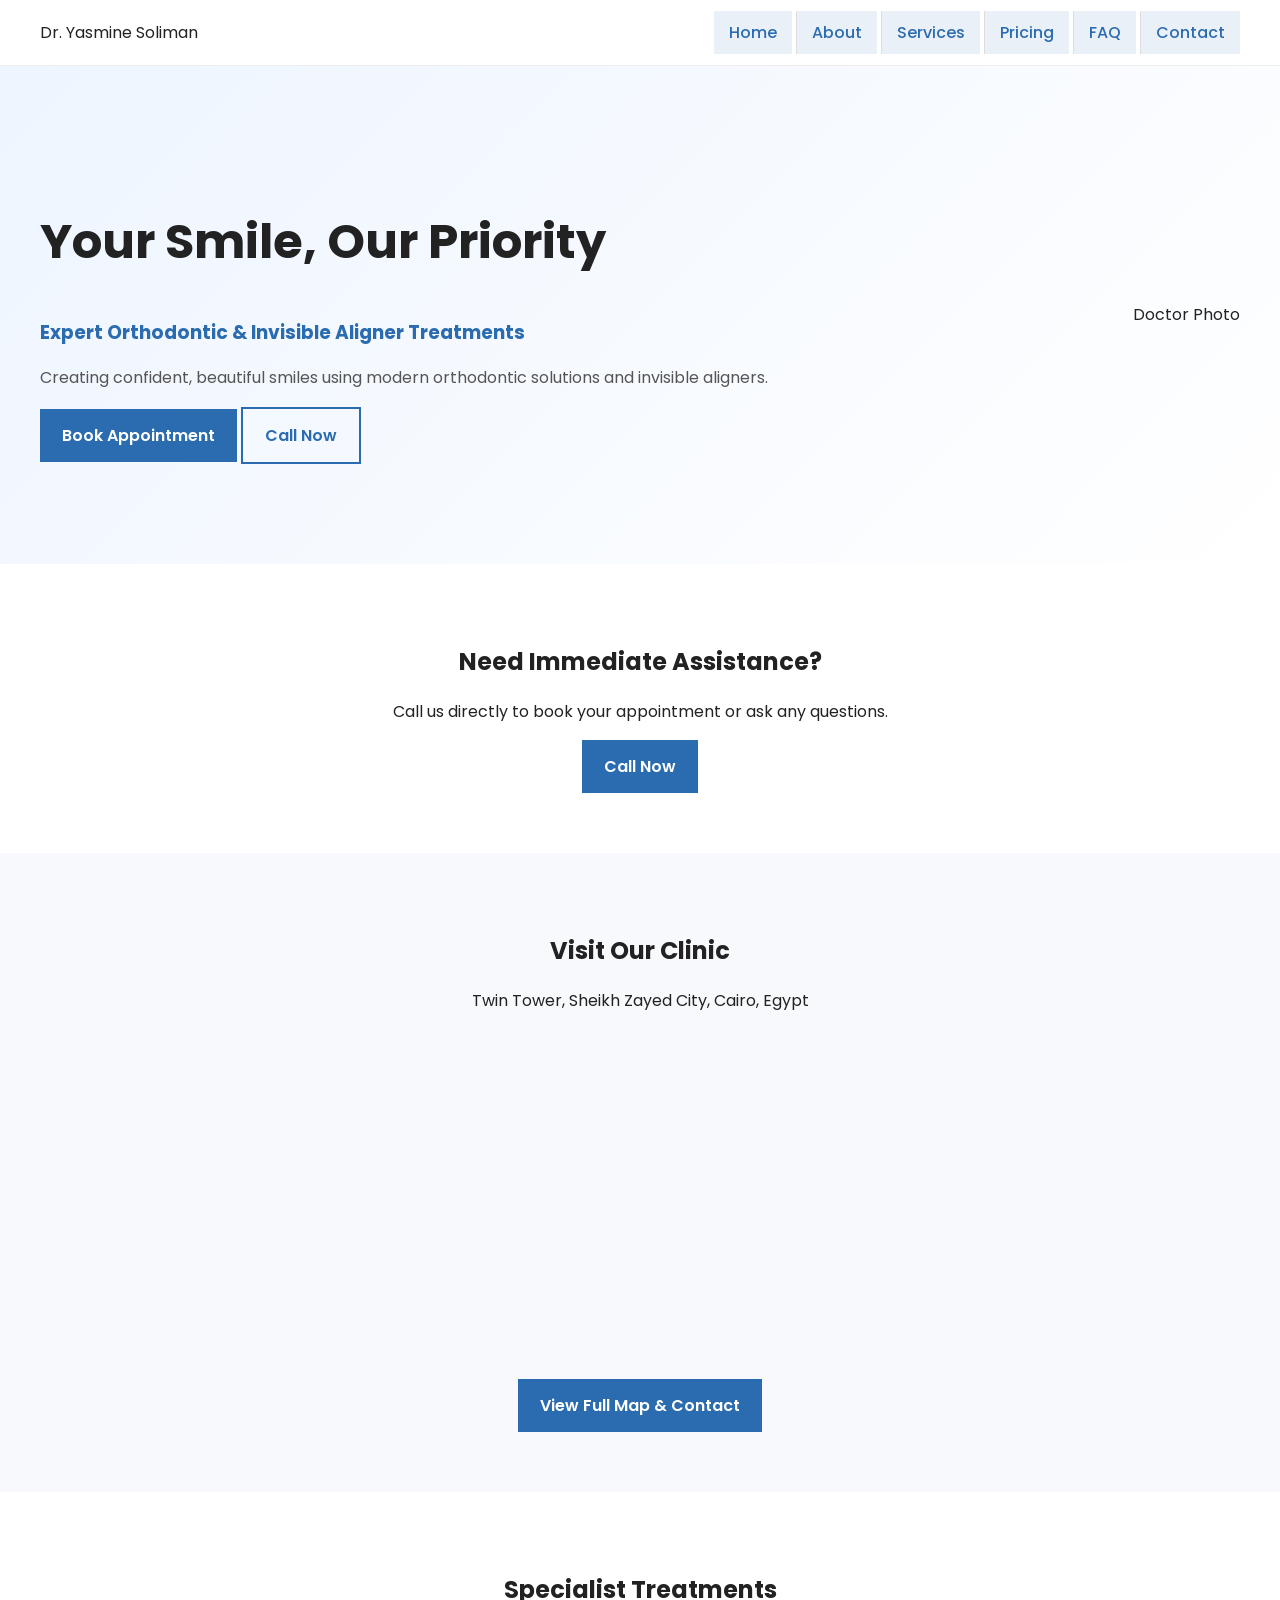
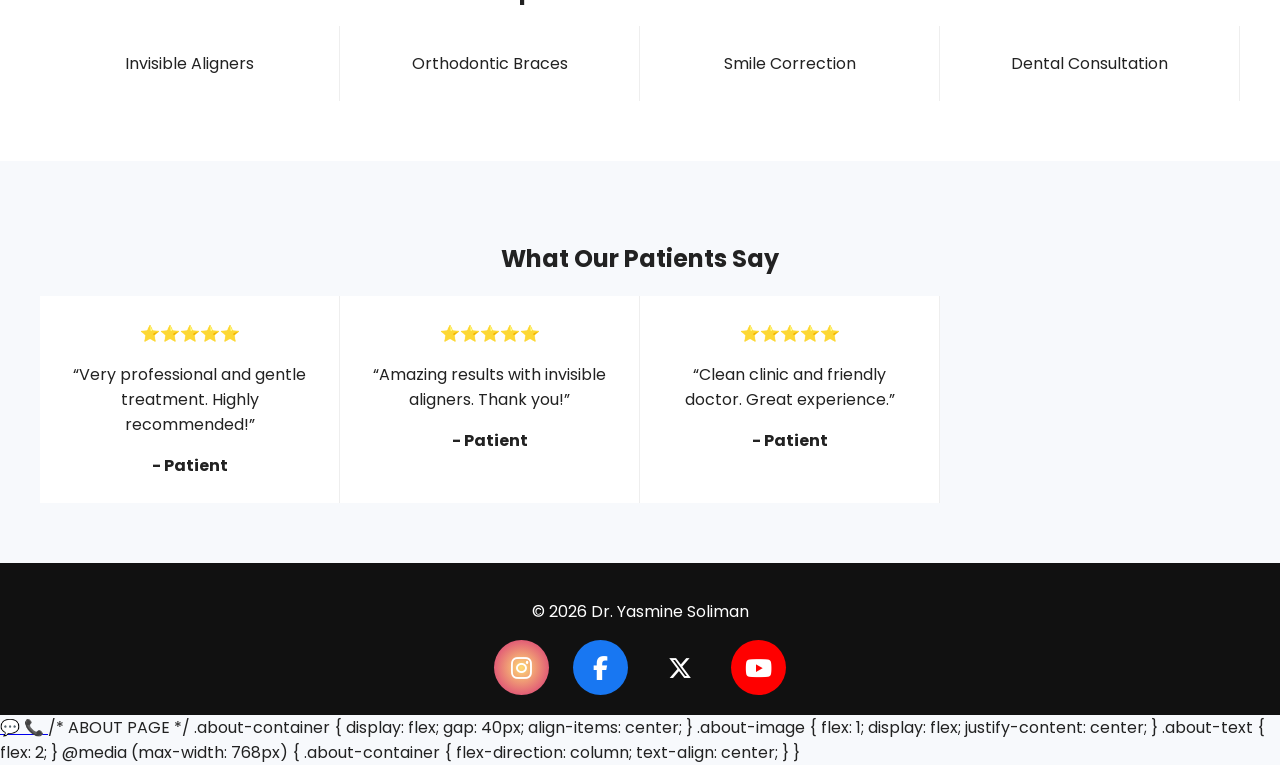
<file: index.html>
<html>

<head>

<link rel="stylesheet" href="style.css?v=38">

<link rel="stylesheet" href="https://cdnjs.cloudflare.com/ajax/libs/font-awesome/6.5.0/css/all.min.css">

  <link href="https://fonts.googleapis.com/css2?family=Poppins:wght@300;400;500;600&display=swap" rel="stylesheet">
  
  </head>
  
<body>

  <!-- NAVBAR -->

  <header class="navbar">

    <div class="logo">Dr. Yasmine Soliman</div>

<nav>

  <a href="index.html?v=4">Home</a>

  <a href="about.html?v=4">About</a>

  <a href="services.html?v=4">Services</a>

  <a href="pricing.html?v=2">Pricing</a>

  <a href="faq.html?v=2">FAQ</a>

  <a href="contact.html?v=4">Contact</a>

</nav>

  </header>

  <!-- HERO -->

 <section class="hero">

  <div class="hero-container">

    <!-- LEFT: TEXT -->

    <div class="hero-text">

      <h1>Your Smile, Our Priority</h1>

<h3>Expert Orthodontic & Invisible Aligner Treatments</h3>

      <p>

        Creating confident, beautiful smiles using modern orthodontic solutions and invisible aligners.

      </p>

      <div class="hero-buttons">

        <a href="contact.html?v=2" class="btn primary">Book Appointment</a>

        <a href="tel:+201280004688" class="btn secondary">Call Now</a>

      </div>

    </div>

    <!-- RIGHT: IMAGE PLACEHOLDER -->

    <div class="hero-image">

      <div class="image-placeholder">

        Doctor Photo

      </div>

    </div>

  </div>

</section>
  <section class="section light">

  <h2>Need Immediate Assistance?</h2>

  <p>Call us directly to book your appointment or ask any questions.</p>

  <a href="tel:+201280004688" class="btn primary">Call Now</a>

</section>



<section class="section">

  <h2>Visit Our Clinic</h2>

  <p>Twin Tower, Sheikh Zayed City, Cairo, Egypt</p>

  <iframe 

    src="https://www.google.com/maps?q=Twin+Towers+Sheikh+Zayed+Cairo&output=embed">

  </iframe>

  <a href="contact.html?v=2" class="btn primary">View Full Map & Contact</a>

</section>

  <!-- SERVICES PREVIEW -->

  <section class="section light">

    <h2>Specialist Treatments</h2>

    <div class="grid">

      <div class="card">Invisible Aligners</div>

      <div class="card">Orthodontic Braces</div>

      <div class="card">Smile Correction</div>

      <div class="card">Dental Consultation</div>

    </div>

  </section>
  
<section class="section">

  <h2>What Our Patients Say</h2>

  <div class="grid">

    <div class="card">

      ⭐⭐⭐⭐⭐

      <p>“Very professional and gentle treatment. Highly recommended!”</p>

      <strong>- Patient</strong>

    </div>

    <div class="card">

      ⭐⭐⭐⭐⭐

      <p>“Amazing results with invisible aligners. Thank you!”</p>

      <strong>- Patient</strong>

    </div>

    <div class="card">

      ⭐⭐⭐⭐⭐

      <p>“Clean clinic and friendly doctor. Great experience.”</p>

      <strong>- Patient</strong>

    </div>

  </div>

</section>
  
  <!-- FOOTER -->

  
<footer>

  <p>© 2026 Dr. Yasmine Soliman</p>

  <div class="socials">

    <a href="#" class="icon instagram"><i class="fab fa-instagram"></i></a>

    <a href="#" class="icon facebook"><i class="fab fa-facebook-f"></i></a>

    <a href="#" class="icon twitter"><i class="fab fa-x-twitter"></i></a>

    <a href="#" class="icon youtube"><i class="fab fa-youtube"></i></a>

  </div>

</footer>
  
<a href="https://wa.me/201280004688" class="whatsapp-btn" target="_blank">

  💬

</a>

<a href="tel:+201280004688" class="call-btn" target="_blank">

  📞

</a>
</body>

  /* ABOUT PAGE */

.about-container {

  display: flex;

  gap: 40px;

  align-items: center;

}

.about-image {

  flex: 1;

  display: flex;

  justify-content: center;

}

.about-text {

  flex: 2;

}

@media (max-width: 768px) {

  .about-container {

    flex-direction: column;

    text-align: center;

  }

}
</file>
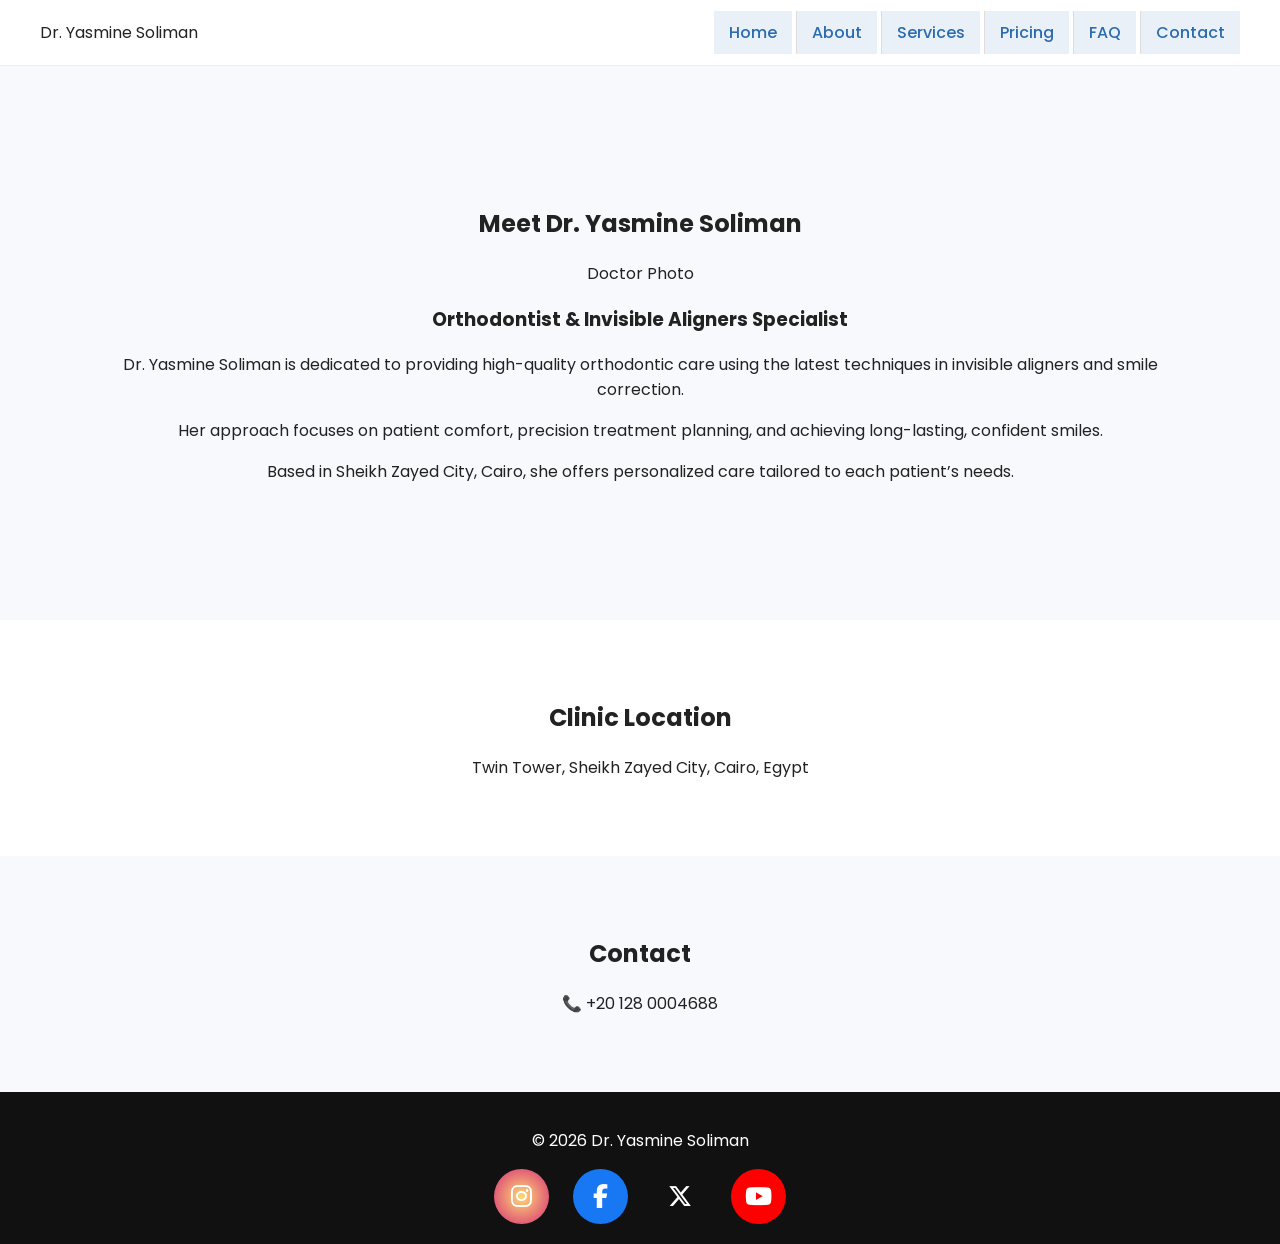
<file: about.html>
<html>

<head>

<link rel="stylesheet" href="style.css?v=37">

<link rel="stylesheet" href="https://cdnjs.cloudflare.com/ajax/libs/font-awesome/6.5.0/css/all.min.css">

 <link href="https://fonts.googleapis.com/css2?family=Poppins:wght@300;400;500;600&display=swap" rel="stylesheet">
 
</head>

<body>

  <header class="navbar">

    <div class="logo">Dr. Yasmine Soliman</div>

<nav>

  <a href="index.html?v=3">Home</a>

  <a href="about.html?v=3">About</a>

  <a href="services.html?v=3">Services</a>

  <a href="pricing.html?v=1">Pricing</a>

  <a href="faq.html?v=1">FAQ</a>

  <a href="contact.html?v=3">Contact</a>

</nav>

  </header>

  <section class="section">

<section class="section">

  <h2>Meet Dr. Yasmine Soliman</h2>

  <div class="about-container">

    <!-- IMAGE PLACEHOLDER -->

    <div class="about-image">

      <div class="image-placeholder">

        Doctor Photo

      </div>

    </div>

    <!-- TEXT -->

    <div class="about-text">

      <h3>Orthodontist & Invisible Aligners Specialist</h3>

      <p>

        Dr. Yasmine Soliman is dedicated to providing high-quality orthodontic care 

        using the latest techniques in invisible aligners and smile correction.

      </p>

      <p>

        Her approach focuses on patient comfort, precision treatment planning, 

        and achieving long-lasting, confident smiles.

      </p>

      <p>

        Based in Sheikh Zayed City, Cairo, she offers personalized care tailored 

        to each patient’s needs.

      </p>

    </div>

  </div>

</section>
  </section>

  <section class="section light">

    <h2>Clinic Location</h2>

    <p>

      Twin Tower, Sheikh Zayed City, Cairo, Egypt

    </p>

  </section>

  <section class="section">

    <h2>Contact</h2>

    <p>📞 +20 128 0004688</p>

  </section>

<footer>

  <p>© 2026 Dr. Yasmine Soliman</p>

  <div class="socials">

    <a href="#" class="icon instagram"><i class="fab fa-instagram"></i></a>

    <a href="#" class="icon facebook"><i class="fab fa-facebook-f"></i></a>

    <a href="#" class="icon twitter"><i class="fab fa-x-twitter"></i></a>

    <a href="#" class="icon youtube"><i class="fab fa-youtube"></i></a>

  </div>

</footer>
</body>
</file>
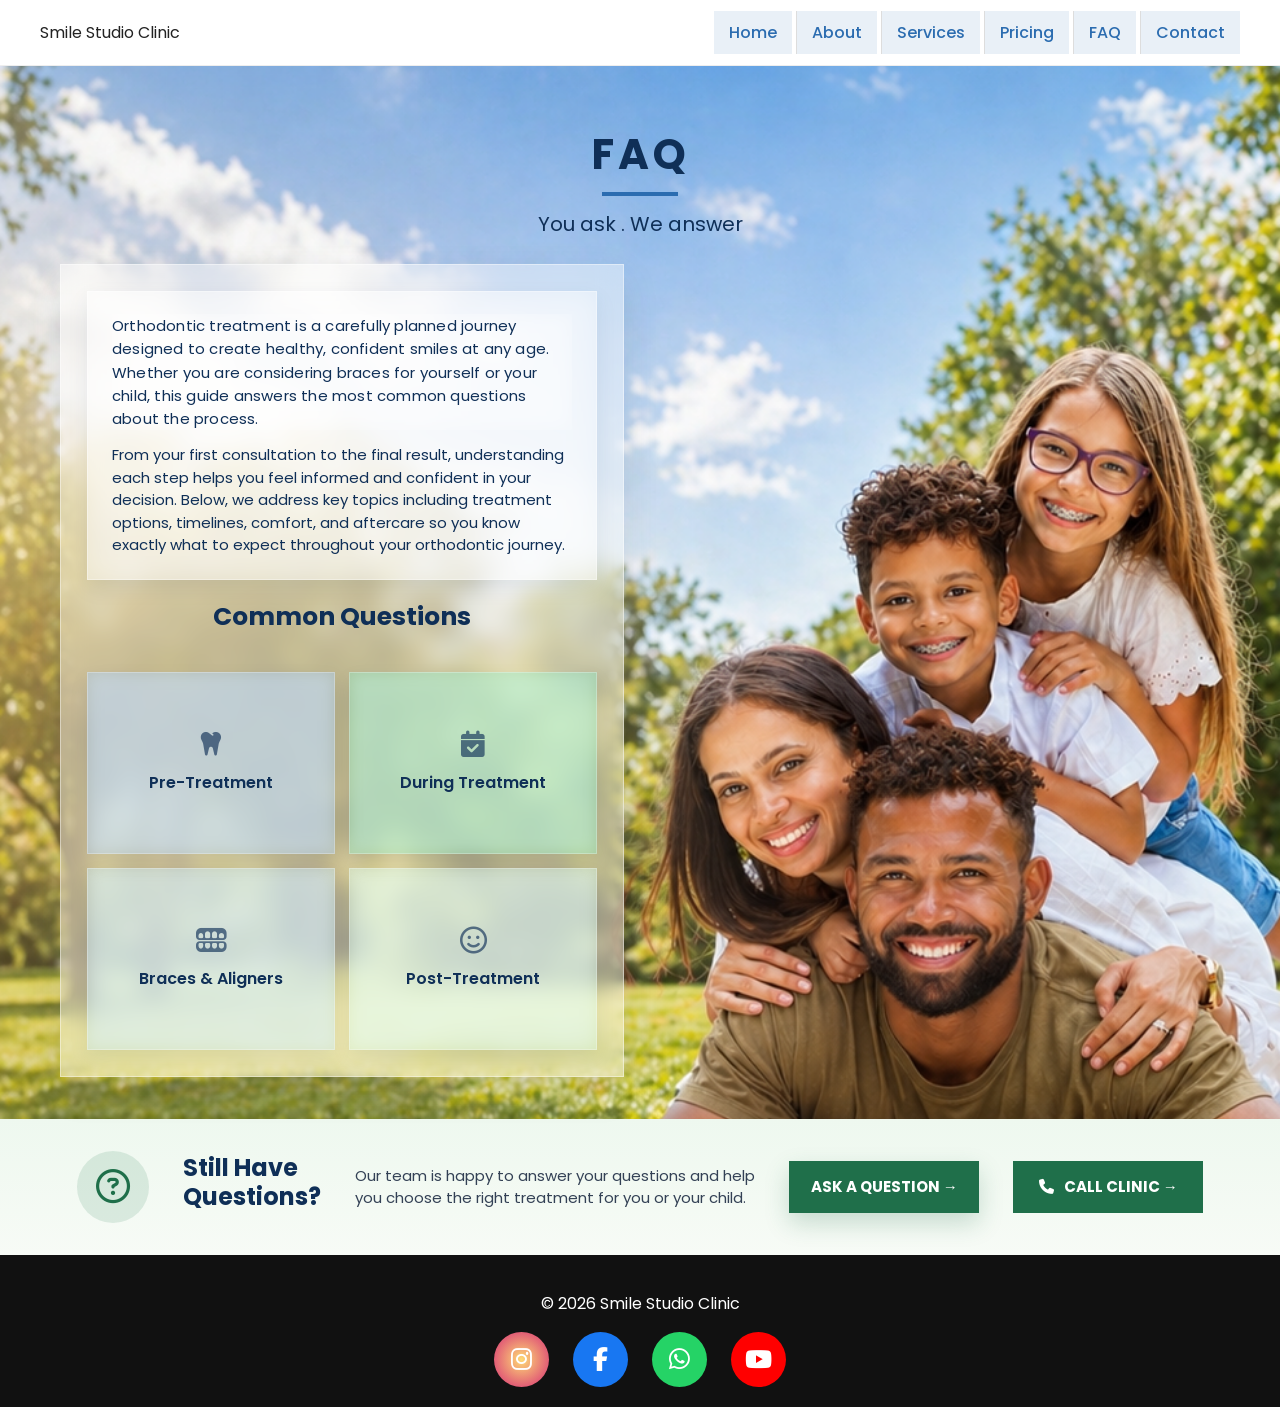
<file: faq.html>
<!DOCTYPE html>

<html>

<head>

  <meta name="viewport" content="width=device-width, initial-scale=1.0">
  
  <link rel="stylesheet" href="style.css?v=60">

  <link rel="stylesheet" href="faq.css?v=93">

  <link rel="stylesheet" href="https://cdnjs.cloudflare.com/ajax/libs/font-awesome/6.5.0/css/all.min.css">

  <link href="https://fonts.googleapis.com/css2?family=Poppins:wght@300;400;500;600&display=swap" rel="stylesheet">

</head>

<body class="faq-page">

<!-- ================= NAVBAR ================= -->

<header class="navbar">

  <div class="logo">Smile Studio Clinic</div>

  <nav>

    <a href="index.html?v=3">Home</a>

    <a href="about.html?v=3">About</a>

    <a href="services.html?v=3">Services</a>

    <a href="pricing.html?v=1">Pricing</a>

    <a href="faq.html?v=60">FAQ</a>

    <a href="contact.html?v=3">Contact</a>

  </nav>

</header>

<!-- ================= FAQ MAIN SECTION ================= -->

<section class="section faq-section">

  <div class="faq-mobile-hero">

  <h1>FAQ</h1>

  <div class="hero-line"></div>

  <p>You ask . We answer</p>

</div>

  <div class="faq-wrapper faq-split">

    <!-- LEFT GLASS PANEL -->

    <div class="faq-container">

   <h2 class="faq-title">Frequently Asked Questions</h2>

<div class="faq-mobile-body-intro">

  <h2>Common Questions</h2>

  <div class="faq-desktop-text-glass">

    <div class="info-box faq-intro">

      Orthodontic treatment is a carefully planned journey designed to create healthy, confident smiles at any age. Whether you are considering braces for yourself or your child, this guide answers the most common questions about the process.

    </div>

    <p>

      From your first consultation to the final result, understanding each step helps you feel informed and confident in your decision. Below, we address key topics including treatment options, timelines, comfort, and aftercare so you know exactly what to expect throughout your orthodontic journey.

    </p>

  </div>

</div>

      <div class="faq-grid">

        <div class="faq-box" onclick="openSection('pre')">

          <i class="fa-solid fa-tooth"></i>

          <span>Pre-Treatment</span>

        </div>

        <div class="faq-box" onclick="openSection('during')">

          <i class="fa-solid fa-calendar-check"></i>

          <span>During Treatment</span>

        </div>

        <div class="faq-box" onclick="openSection('options')">

          <i class="fa-solid fa-teeth-open"></i>

          <span>Braces & Aligners</span>

        </div>

        <div class="faq-box" onclick="openSection('post')">

          <i class="fa-regular fa-face-smile"></i>

          <span>Post-Treatment</span>

        </div>

      </div>

    </div>

    <!-- RIGHT Q&A PANEL / MOBILE POPUP PANEL -->

    <div id="faqPanel" class="faq-panel"></div>

  </div>

</section>

<!-- ================= ANSWER POPUP OVERLAY ================= -->

<div id="faqAnswerOverlay" class="faq-answer-overlay" onclick="closeFaqAnswer(event)">

  <div id="faqAnswerPopup" class="faq-answer-popup" onclick="event.stopPropagation()"></div>

</div>

  <section class="faq-cta">

  <div class="faq-cta-icon">

    <i class="fa-regular fa-circle-question"></i>

  </div>

  <h2>Still Have Questions?</h2>

  <p>

    Our team is happy to answer your questions and help you choose the right treatment

    for you or your child.

  </p>

  <a href="yasminsoliman@hotmail.co.uk" class="faq-cta-btn faq-cta-primary">

    ASK A QUESTION →

  </a>

  <a href="012 8000 4688" class="faq-cta-btn faq-cta-secondary">

    <i class="fa-solid fa-phone"></i>

    CALL CLINIC →

  </a>

</section>
  
<!-- ================= FOOTER ================= -->

<footer>

  <p>© 2026 Smile Studio Clinic</p>

  <div>

    <a href="#" class="icon instagram"><i class="fab fa-instagram"></i></a>

    <a href="#" class="icon facebook"><i class="fab fa-facebook-f"></i></a>

    <a href="#" class="icon whatsapp"><i class="fab fa-whatsapp"></i></a>

    <a href="#" class="icon youtube"><i class="fab fa-youtube"></i></a>

  </div>

</footer>

<!-- ================= FAQ SCRIPT ================= -->

<script>

const faqData = {

  pre: `

    <div class="faq-item">

      <button class="faq-question">What is the difference between a dentist and an orthodontist? <span>▼</span></button>

      <div class="faq-answer">An orthodontist is a registered dentist who has completed additional specialist training dedicated specifically to moving teeth, correcting bite problems, and improving jaw alignment. While a general dentist looks after the overall health of your teeth and gums, an orthodontist focuses on the position of the teeth and the way the jaws fit together.</div>

    </div>

    <div class="faq-item">

      <button class="faq-question">What is the best age for a first orthodontic check-up? <span>▼</span></button>

      <div class="faq-answer">It is generally recommended that children have an initial orthodontic screening around the age of 7. At this stage, the orthodontist can monitor jaw growth, check how the permanent teeth are erupting, and identify whether early treatment may help prevent more complex problems later.</div>

    </div>

    <div class="faq-item">

      <button class="faq-question">Am I too old for orthodontic treatment? <span>▼</span></button>

      <div class="faq-answer">No. Orthodontic treatment can be successful at almost any age, provided the teeth and gums are healthy. Many adults now choose discreet options such as clear aligners, ceramic braces, or other less visible appliances to improve their smile and bite.</div>

    </div>

    <div class="faq-item">

      <button class="faq-question">What happens during the initial orthodontic consultation? <span>▼</span></button>

      <div class="faq-answer">During your first visit, the orthodontist will examine your teeth and bite, discuss your concerns, and usually take digital scans or impressions, clinical photographs, and sometimes X-rays. This information is used to design a personalised treatment plan and explain the most suitable options for your case.</div>

    </div>

    <div class="faq-item">

      <button class="faq-question">Why do I need a panoramic X-ray (OPG)? <span>▼</span></button>

      <div class="faq-answer">A panoramic X-ray gives a complete view of the teeth, roots, jawbone, and developing or impacted teeth that cannot be seen during a normal examination. It helps the orthodontist confirm that it is safe to move the teeth and plan treatment accurately.</div>

    </div>

    <div class="faq-item">

      <button class="faq-question">Do I need to treat cavities or gum problems before braces? <span>▼</span></button>

      <div class="faq-answer">Yes. Your teeth and gums must be healthy before orthodontic treatment begins. Any cavities, gum inflammation, infections, or necessary dental work should be treated first by your general dentist, because orthodontic forces should only be applied to healthy and stable teeth.</div>

    </div>

    <div class="faq-item">

      <button class="faq-question">What if I have missing teeth? <span>▼</span></button>

      <div class="faq-answer">Orthodontic treatment can often help in cases of missing teeth. Depending on your situation, the orthodontist may close the gap or create the correct amount of space for a future implant, bridge, or other restorative treatment. This is usually planned together with your general dentist.</div>

    </div>

    <div class="faq-item">

      <button class="faq-question">How much does orthodontic treatment cost? <span>▼</span></button>

      <div class="faq-answer">The cost is bespoke and depends on the complexity of your case and the type of appliance used, such as metal braces, ceramic braces, lingual braces, or clear aligners. A fixed-fee quote is provided after your consultation so the total expected cost is clear before treatment begins.</div>

    </div>

    <div class="faq-item">

      <button class="faq-question">What is included in the total treatment price? <span>▼</span></button>

      <div class="faq-answer">Treatment fees usually include the fitting of the appliance, routine adjustment appointments, progress monitoring, and orthodontic care throughout treatment. Depending on your agreed plan, retainers and follow-up retention checks may also be included.</div>

    </div>

    <div class="faq-item">

      <button class="faq-question">Are there any hidden costs I should know about? <span>▼</span></button>

      <div class="faq-answer">We aim to keep pricing transparent from the beginning. Additional costs may only apply if appliances are lost or damaged beyond normal use, or if additional dental treatment is needed outside the orthodontic plan, such as fillings, extractions, whitening, or gum treatment.</div>

    </div>

    <div class="faq-item">

      <button class="faq-question">Do you offer payment plans? <span>▼</span></button>

      <div class="faq-answer">Yes. Many patients prefer to spread the cost over the treatment period. This can usually be arranged through an initial deposit followed by monthly instalments, depending on the treatment plan and clinic payment policy.</div>

    </div>

    <div class="faq-item">

      <button class="faq-question">Is there a discount for paying in full? <span>▼</span></button>

      <div class="faq-answer">A paid-in-full discount may be available when the full treatment fee is settled at the start of treatment. This can be discussed at the consultation once the final treatment plan and fee are confirmed.</div>

    </div>

    <div class="faq-item">

      <button class="faq-question">Are there family discounts? <span>▼</span></button>

      <div class="faq-answer">Family or sibling discounts may be available where more than one family member is undergoing treatment. This can be discussed during the consultation or when planning treatment for multiple family members.</div>

    </div>

  `,

  during: `

    <div class="faq-item">

      <button class="faq-question">Does orthodontic treatment hurt? <span>▼</span></button>

      <div class="faq-answer">Orthodontic treatment is not usually painful, but mild discomfort or pressure is common for a few days after braces are fitted or adjusted, or when starting a new aligner. This is temporary and usually settles as your teeth begin to move.</div>

    </div>

    <div class="faq-item">

      <button class="faq-question">How long does orthodontic treatment usually take? <span>▼</span></button>

      <div class="faq-answer">Treatment time depends on the complexity of the case and the type of appliance used. Most standard orthodontic treatments last between 12 and 30 months, although simple aligner cases may be shorter and complex bite corrections may take longer.</div>

    </div>

    <div class="faq-item">

      <button class="faq-question">How often are follow-up appointments required? <span>▼</span></button>

      <div class="faq-answer">Follow-up appointments are usually scheduled every 6 to 8 weeks. These visits allow the orthodontist to check progress, make adjustments, change wires or elastics if needed, and ensure treatment is moving in the right direction.</div>

    </div>

    <div class="faq-item">

      <button class="faq-question">Do I still need to see my regular dentist during orthodontic treatment? <span>▼</span></button>

      <div class="faq-answer">Yes. Orthodontic treatment does not replace routine dental care. You should continue regular check-ups and hygiene visits with your general dentist to make sure your teeth and gums remain healthy throughout treatment.</div>

    </div>

    <div class="faq-item">

      <button class="faq-question">Are there food restrictions with fixed braces? <span>▼</span></button>

      <div class="faq-answer">Yes. With fixed braces, you should avoid hard, sticky, or chewy foods because they can break brackets, bend wires, or delay treatment. Examples include toffee, chewing gum, hard nuts, popcorn, and very crusty bread. Sugary and fizzy drinks should also be limited to reduce the risk of tooth decay.</div>

    </div>

    <div class="faq-item">

      <button class="faq-question">Can I still play sports or musical instruments? <span>▼</span></button>

      <div class="faq-answer">Yes. Most patients continue sports and music normally. For contact sports, a protective mouthguard is strongly recommended. Wind instrument players may need a short adjustment period while they get used to the appliance.</div>

    </div>

    <div class="faq-item">

      <button class="faq-question">What should I do if a bracket breaks or a wire is poking? <span>▼</span></button>

      <div class="faq-answer">If a bracket breaks, a wire starts poking, or something feels uncomfortable, contact the clinic for advice. Some minor irritation can be managed temporarily with orthodontic wax, but broken appliances should be checked so treatment stays on track.</div>

    </div>

  `,

  options: `

    <div class="faq-item">

      <button class="faq-question">Are clear aligners as effective as traditional braces? <span>▼</span></button>

      <div class="faq-answer">Clear aligners are very effective for mild to moderate alignment problems, such as small gaps or mild crowding. However, fixed braces are often better for severe crowding, complex bite problems, deep overbites, significant rotations, or cases that need very precise control of tooth movement.</div>

    </div>

    <div class="faq-item">

      <button class="faq-question">Which option works faster: braces or aligners? <span>▼</span></button>

      <div class="faq-answer">It depends on the case. For simple tooth movements, aligners can sometimes be faster because the treatment is digitally planned. For complex cases, fixed braces may be more efficient because they apply continuous force and give the orthodontist greater control.</div>

    </div>

    <div class="faq-item">

      <button class="faq-question">How do lifestyle requirements differ between braces and aligners? <span>▼</span></button>

      <div class="faq-answer">Aligners require discipline because they must be worn for 20 to 22 hours per day and removed only for eating, drinking anything other than water, brushing, and flossing. Braces are fixed to the teeth, so they work continuously without needing to remember to put them back in.</div>

    </div>

    <div class="faq-item">

      <button class="faq-question">Which is more comfortable: braces or aligners? <span>▼</span></button>

      <div class="faq-answer">Clear aligners are generally considered more comfortable because they are made from smooth plastic and have no brackets or wires. Braces may cause temporary rubbing or soreness, especially after fitting or adjustment, but most patients adapt quickly.</div>

    </div>

    <div class="faq-item">

      <button class="faq-question">Can I eat whatever I want with both options? <span>▼</span></button>

      <div class="faq-answer">With aligners, you remove them before eating, so there are no major food restrictions. With fixed braces, you need to avoid hard, sticky, or chewy foods that may damage brackets and wires or make cleaning more difficult.</div>

    </div>

    <div class="faq-item">

      <button class="faq-question">Which option is easier to keep clean? <span>▼</span></button>

      <div class="faq-answer">Aligners are usually easier to keep clean because they are removed for brushing and flossing. Braces require more careful cleaning around brackets and wires, often using interdental brushes, floss threaders, or special orthodontic cleaning aids.</div>

    </div>

    <div class="faq-item">

      <button class="faq-question">Is there a price difference between braces and aligners? <span>▼</span></button>

      <div class="faq-answer">Traditional metal braces are often the most affordable option. Clear aligners may cost more because of digital planning, custom manufacturing, and laboratory fees, although the difference depends on the complexity of the case and the treatment provider.</div>

    </div>

    <div class="faq-item">

      <button class="faq-question">What is the main difference between ceramic and metal braces? <span>▼</span></button>

      <div class="faq-answer">The main difference is appearance. Ceramic braces use clear or tooth-coloured brackets, making them less noticeable than traditional metal braces. Metal braces are more visible but are very strong, reliable, and often more cost-effective.</div>

    </div>

    <div class="faq-item">

      <button class="faq-question">Are ceramic braces less durable than metal braces? <span>▼</span></button>

      <div class="faq-answer">Ceramic braces are strong and effective, but the brackets are slightly more brittle than metal. They can occasionally chip or break if exposed to very hard foods or heavy biting forces. Metal braces are generally the most durable option for everyday wear.</div>

    </div>

    <div class="faq-item">

      <button class="faq-question">Do ceramic braces stain? <span>▼</span></button>

      <div class="faq-answer">The ceramic brackets themselves do not usually stain. However, the clear elastic ties used around the brackets may discolour with coffee, tea, curry, or red wine. These elastics are normally replaced at adjustment visits.</div>

    </div>

    <div class="faq-item">

      <button class="faq-question">Is there a treatment time difference between ceramic and metal braces? <span>▼</span></button>

      <div class="faq-answer">For most cases, ceramic and metal braces are equally effective and treatment time is similar. The main differences are appearance, durability, and cost rather than speed of tooth movement.</div>

    </div>

  `,

  post: `

    <div class="faq-item">

      <button class="faq-question">Why do I need to wear a retainer after treatment? <span>▼</span></button>

      <div class="faq-answer">Teeth naturally have a tendency to move after orthodontic treatment. Retainers are essential to hold the teeth in their new position and protect the result you have achieved. Without retainers, teeth may gradually shift back.</div>

    </div>

    <div class="faq-item">

      <button class="faq-question">What happens when my treatment is finalised? <span>▼</span></button>

      <div class="faq-answer">When active treatment is complete, your braces or aligners are removed and retainers are provided. We also include two follow-up check-up visits within 12 months after treatment to monitor stability and make sure your smile remains on track.</div>

    </div>

    <div class="faq-item">

      <button class="faq-question">How long do I need to wear retainers? <span>▼</span></button>

      <div class="faq-answer">Retainer wear is usually long-term. Many patients wear removable retainers full-time at first, then reduce to night-time wear as advised. The exact schedule depends on your case and the type of retainer provided.</div>

    </div>

    <div class="faq-item">

      <button class="faq-question">What is the difference between fixed and removable retainers? <span>▼</span></button>

      <div class="faq-answer">A fixed retainer is a thin wire bonded behind the teeth and stays in place permanently unless removed by a dentist. A removable retainer is worn over the teeth and can be taken out for eating and cleaning. Some patients benefit from both.</div>

    </div>

  `

};

function openSection(section) {

  const panel = document.getElementById("faqPanel");

  const sectionTitles = {

    pre: "Pre-Treatment",

    during: "During Treatment",

    options: "Braces & Aligners",

    post: "Post-Treatment"

  };

  const sectionColors = {

    pre: "rgba(147,197,253,0.55)",

    during: "rgba(110,231,183,0.50)",

    options: "rgba(186,230,253,0.55)",

    post: "rgba(204,251,241,0.55)"

  };

  if (panel.dataset.open === section) {

    panel.style.display = "none";

    panel.dataset.open = "";

    document.body.classList.remove("faq-q-panel-open");

    return;

  }

  panel.innerHTML = `

    <div class="faq-panel-title" style="background:${sectionColors[section]}">

      ${sectionTitles[section]}

    </div>

    ${faqData[section]}

  `;

  panel.style.display = "block";

  panel.dataset.open = section;

  document.body.classList.add("faq-q-panel-open");

  const questions = panel.querySelectorAll(".faq-question");

  questions.forEach(q => {

    q.addEventListener("click", function(event) {

      event.stopPropagation();

      const answer = q.nextElementSibling;

      openFaqAnswer(q.textContent.replace("▼", "").trim(), answer.innerHTML);

    });

  });

}

function openFaqAnswer(question, answer) {

  const overlay = document.getElementById("faqAnswerOverlay");

  const popup = document.getElementById("faqAnswerPopup");

  popup.innerHTML = `

    <button class="faq-answer-close" onclick="closeFaqAnswer(event)">×</button>

    <h3>${question}</h3>

    <p>${answer}</p>

  `;

  overlay.style.display = "flex";

  document.body.classList.add("faq-answer-open");

}

function closeFaqAnswer(event) {

  if (event) {

    event.stopPropagation();

  }

  const overlay = document.getElementById("faqAnswerOverlay");

  overlay.style.display = "none";

  document.body.classList.remove("faq-answer-open");

}

document.addEventListener("click", function(e) {

  const panel = document.getElementById("faqPanel");

  const boxes = document.querySelector(".faq-grid");

  if (panel && panel.style.display === "block") {

    if (!panel.contains(e.target) && !boxes.contains(e.target)) {

      panel.style.display = "none";

      panel.dataset.open = "";

document.body.classList.remove("faq-q-panel-open");

    }

  }

});

</script>

</body>

</html>
</file>
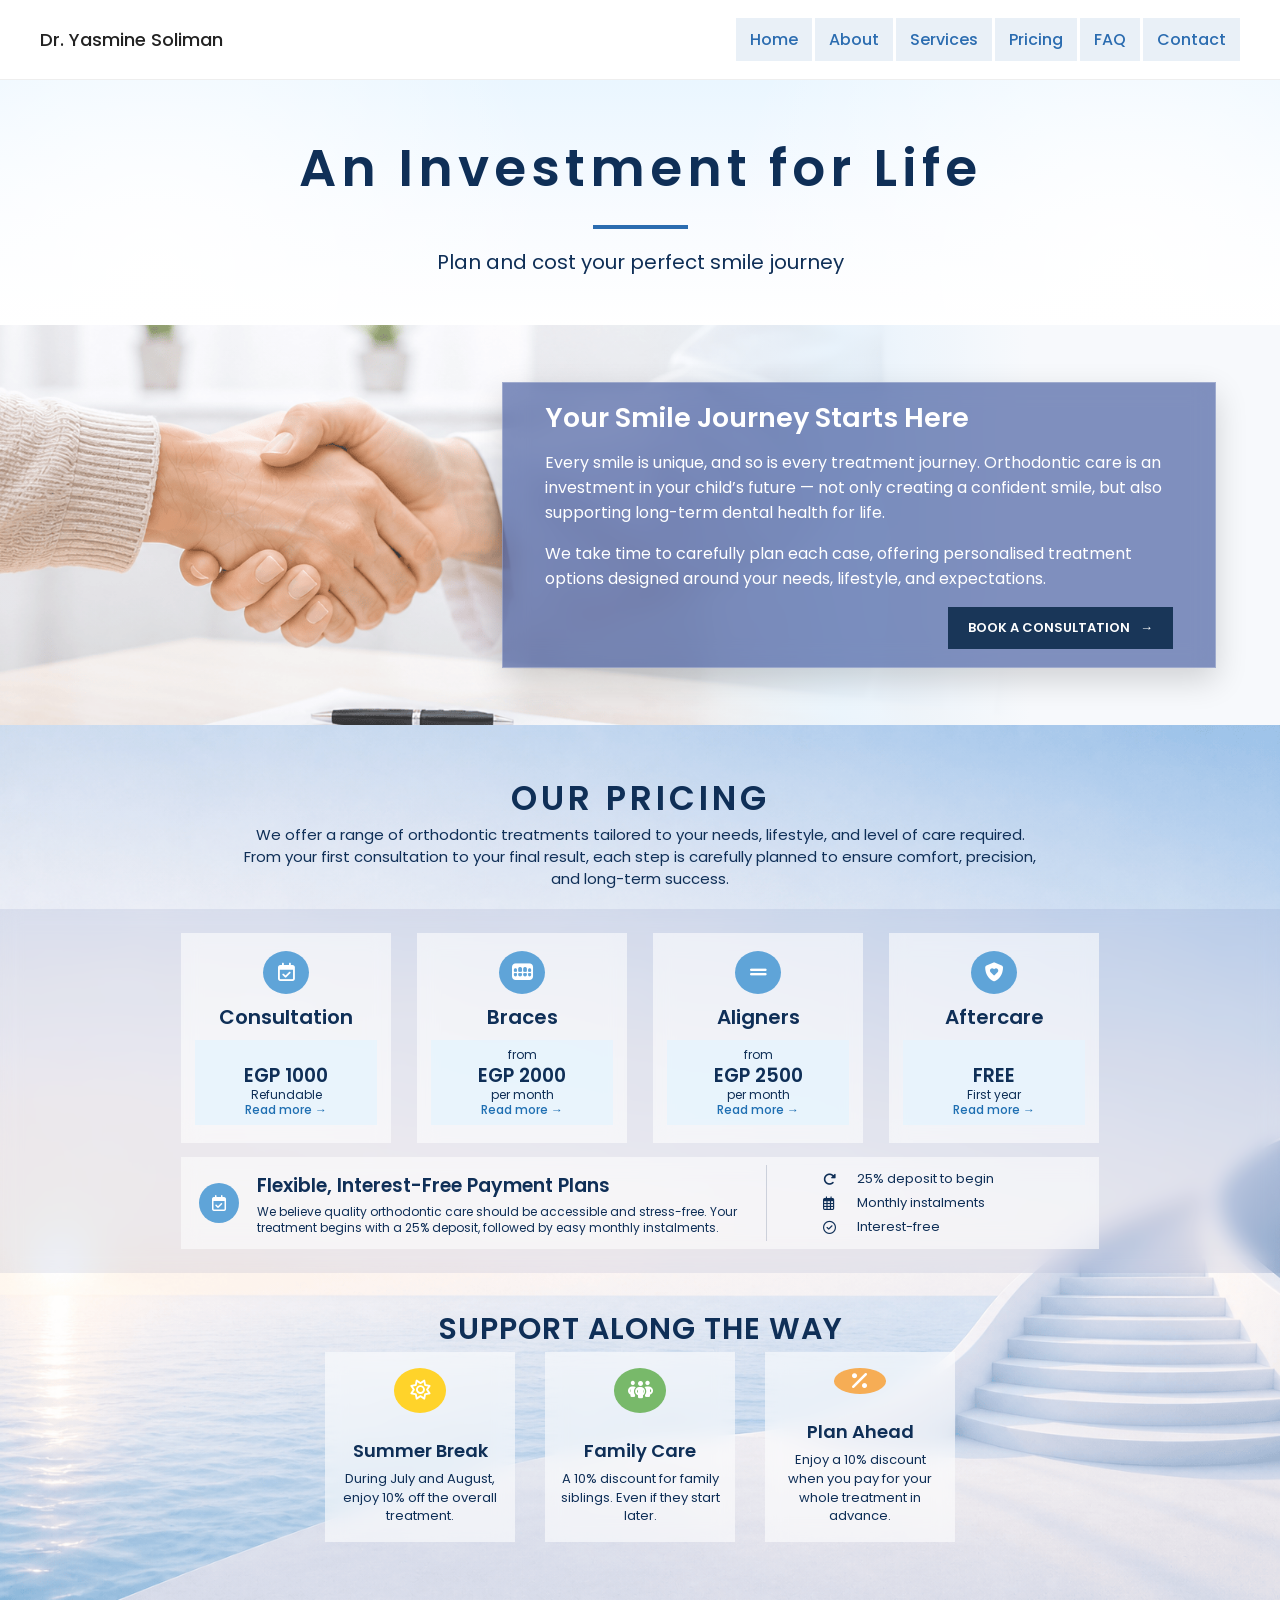
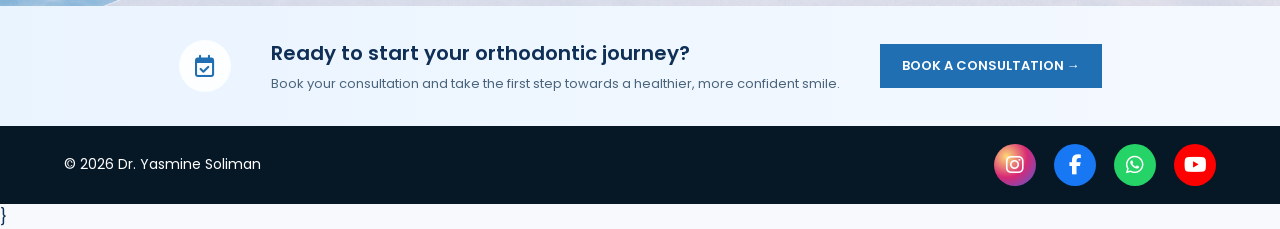
<file: pricing.html>
<!DOCTYPE html>
<html lang="en">
<head>
  <meta charset="UTF-8">
  <meta name="viewport" content="width=device-width, initial-scale=1.0">
  <title>Pricing | Dr. Yasmine Soliman</title>

  <!-- CSS -->
  <link rel="stylesheet" href="pricing.css?v=131">

  <!-- Icons -->
  <link rel="stylesheet" href="https://cdnjs.cloudflare.com/ajax/libs/font-awesome/6.5.0/css/all.min.css">

  <!-- Font -->
  <link href="https://fonts.googleapis.com/css2?family=Poppins:wght@300;400;500;600&display=swap" rel="stylesheet">
</head>

<body>

<!-- ================= NAVBAR ================= -->
<header class="navbar">
  <div class="logo">Dr. Yasmine Soliman</div>
  <nav>
    <a href="index.html?v=3">Home</a>
    <a href="about.html?v=3">About</a>
    <a href="services.html?v=3">Services</a>
    <a href="pricing.html?v=22">Pricing</a>
    <a href="faq.html?v=1">FAQ</a>
    <a href="contact.html?v=3">Contact</a>
  </nav>
</header>

<!-- ================= HERO ================= -->
<section class="pricing-hero">
  <div class="pricing-hero-content">
    <h1>An Investment for Life</h1>
    <div class="hero-line"></div>
    <p>Plan and cost your perfect smile journey</p>
  </div>
</section>

<!-- ================= INTRO ================= -->
<section class="pricing-intro">

  <h2 class="pricing-intro-mobile-title">YOUR OPTIONS</h2>

  <div class="pricing-glass-panel">

    <h2 class="pricing-intro-desktop-title">Your Smile Journey Starts Here</h2>

    <p>

      Every smile is unique, and so is every treatment journey. Orthodontic care is an investment in your child’s future — not only creating a confident smile, but also supporting long-term dental health for life.

    </p>

    <p>

      We take time to carefully plan each case, offering personalised treatment options designed around your needs, lifestyle, and expectations.

    </p>

    <a href="contact.html?v=3" class="pricing-btn">

      BOOK A CONSULTATION <span>→</span>

    </a>

  </div>

</section>

<!-- ================= PRICING SECTION ================= -->
<section class="pricing-stairs-section">

  <div class="pricing-main-glass">

    <div class="pricing-section-title">
      <h2>OUR PRICING</h2>
      <div class="pricing-title-line"></div>

      <p>
        We offer a range of orthodontic treatments tailored to your needs, lifestyle, and level of care required.<br>
        From your first consultation to your final result, each step is carefully planned to ensure comfort, precision, and long-term success.
      </p>
    </div>

    <div class="pricing-boxes-area">

      <div class="pricing-blue-glass"></div>

      <div class="pricing-cards-row">

        <div class="price-card" onclick="openPricingPopup('consultationPopup')">
          <i class="fa-regular fa-calendar-check"></i>
          <h3>Consultation</h3>

          <div class="price-box">
            <span class="small-text"> </span>
            <strong>EGP 1000</strong>
            <span class="small-text">Refundable</span>
            <span class="read-more">Read more →</span>
          </div>
        </div>

        <div class="price-card" onclick="openPricingPopup('bracesPopup')">
          <i class="fa-solid fa-teeth"></i>
          <h3>Braces</h3>

          <div class="price-box">
            <span class="small-text">from</span>
            <strong>EGP 2000</strong>
            <span class="small-text">per month</span>
            <span class="read-more">Read more →</span>
          </div>
        </div>

        <div class="price-card" onclick="openPricingPopup('alignersPopup')">
          <i class="fa-solid fa-grip-lines"></i>
          <h3>Aligners</h3>

          <div class="price-box">
            <span class="small-text">from</span>
            <strong>EGP 2500</strong>
            <span class="small-text">per month</span>
            <span class="read-more">Read more →</span>
          </div>
        </div>

        <div class="price-card" onclick="openPricingPopup('aftercarePopup')">
          <i class="fa-solid fa-shield-heart"></i>
          <h3>Aftercare</h3>

          <div class="price-box">
            <span class="small-text"> </span>
            <strong>FREE</strong>
            <span class="small-text">First year</span>
            <span class="read-more">Read more →</span>
          </div>
        </div>

      </div>

      <!-- PAYMENT STRIP -->
      <div class="payment-strip">

        <div class="payment-left">
          <i class="fa-regular fa-calendar-check"></i>
          <div>
            <h3>Flexible, Interest-Free Payment Plans</h3>
            <p>
              We believe quality orthodontic care should be accessible and stress-free.
              Your treatment begins with a 25% deposit, followed by easy monthly instalments.
            </p>
          </div>
        </div>

        <div class="payment-right">
          <p><i class="fa-solid fa-rotate-right"></i> 25% deposit to begin</p>
          <p><i class="fa-regular fa-calendar-days"></i> Monthly instalments</p>
          <p><i class="fa-regular fa-circle-check"></i> Interest-free</p>
        </div>

      </div>

    </div>
  </div>

  <!-- SUPPORT -->
  <div class="support-section">

    <h2>SUPPORT ALONG THE WAY</h2>
    <div class="pricing-title-line"></div>

    <div class="support-cards-row">

      <div class="support-card">
        <i class="fa-regular fa-sun summer-icon"></i>
        <h3>Summer Break</h3>
        <p>During July and August, enjoy 10% off the overall treatment.</p>
      </div>

      <div class="support-card">
        <i class="fa-solid fa-people-group family-icon"></i>
        <h3>Family Care</h3>
        <p>A 10% discount for family siblings. Even if they start later.</p>
      </div>

      <div class="support-card">
        <i class="fa-solid fa-percent plan-icon"></i>
        <h3>Plan Ahead</h3>
        <p>Enjoy a 10% discount when you pay for your whole treatment in advance.</p>
      </div>

    </div>

  </div>

</section>

<!-- ================= CTA ================= -->
<section class="pricing-cta-bar">

  <div class="pricing-cta-icon">
    <i class="fa-regular fa-calendar-check"></i>
  </div>

  <div class="pricing-cta-text">
    <h2>Ready to start your orthodontic journey?</h2>
    <p>Book your consultation and take the first step towards a healthier, more confident smile.</p>
  </div>

  <a href="contact.html" class="pricing-cta-button">
    BOOK A CONSULTATION →
  </a>

</section>

<!-- ================= FOOTER ================= -->
<footer class="site-footer">

  <p>© 2026 Dr. Yasmine Soliman</p>

  <div class="footer-socials">
    <a href="#" aria-label="Instagram"><i class="fa-brands fa-instagram"></i></a>
    <a href="#" aria-label="Facebook"><i class="fa-brands fa-facebook-f"></i></a>
    <a href="#" aria-label="WhatsApp"><i class="fa-brands fa-whatsapp"></i></a>
    <a href="#" aria-label="YouTube"><i class="fa-brands fa-youtube"></i></a>
  </div>

</footer>

  }


<!-- ================= PRICING POPUPS ================= -->

<div id="consultationPopup" class="pricing-popup">

  <div class="pricing-popup-content">

    <button onclick="closePricingPopup('consultationPopup')">×</button>

    <h3>Consultation</h3>

    <p>

      Your consultation includes a full clinical assessment, referral for digital scans and a panoramic X-ray, and a detailed evaluation of your teeth and bite.

    </p>

    <p>

      Based on this, we create a personalised treatment plan outlining the most suitable options, expected timeline, overall approach, and cost.

    </p>

    <p>

      The consultation fee is fully credited towards your treatment if you choose to proceed.

    </p>

  </div>

</div>

<div id="bracesPopup" class="pricing-popup">

  <div class="pricing-popup-content">

    <button onclick="closePricingPopup('bracesPopup')">×</button>

    <h3>Braces</h3>

    <p>

      We use high-quality, clinically proven materials to ensure precise and reliable tooth movement throughout your treatment.

    </p>

    <p>

      Braces treatment typically starts from around EGP 40,000 for metal braces, depending on the complexity of the case and the duration required.

    </p>

    <p>

      An initial payment of 25% of the total fee is required to begin your treatment. The remaining balance is then divided into monthly payments, typically from around EGP 2000, depending on the overall plan and treatment duration.

    </p>

    <p>

      Treatment usually lasts between 12 and 24 months, although more complex cases may take up to 30 months.

    </p>

    <p>

      Ceramic braces are also available as a more discreet option and involve an additional cost.

    </p>

    <p>

      Appointments are generally scheduled every 4 to 6 weeks to monitor progress and make the necessary adjustments.

    </p>

  </div>

</div>

<div id="alignersPopup" class="pricing-popup">

  <div class="pricing-popup-content">

    <button onclick="closePricingPopup('alignersPopup')">×</button>

    <h3>Aligners</h3>

    <p>

      Clear aligners are a preferred option for those looking for a more discreet and comfortable treatment.

    </p>

    <p>

      They are most suitable for mild to moderate cases and are designed to fit easily into your daily routine.

    </p>

    <p>

      Treatment includes digital scanning and a series of custom-made aligners, planned step by step to gradually move your teeth into position.

    </p>

    <p>

      Costs typically start from around EGP 50,000, depending on the complexity of the case.

    </p>

    <p>

      An initial payment of 25% of the total fee is required to begin your treatment. The remaining balance is then divided into monthly payments, typically from around EGP 2500, depending on the overall plan and treatment duration.

    </p>

    <p>

      Treatment duration is usually between 12 and 18 months.

    </p>

  </div>

</div>

<div id="aftercarePopup" class="pricing-popup">

  <div class="pricing-popup-content">

    <button onclick="closePricingPopup('aftercarePopup')">×</button>

    <h3>Aftercare</h3>

    <p>

      After your treatment is complete, we provide the retainers required to keep your teeth in their new position.

    </p>

    <p>

      We continue to monitor your progress and ensure everything remains stable over time.

    </p>

    <p>

      Your plan includes two follow-up visits during the first year after completing treatment, allowing us to check alignment and make any necessary adjustments.

    </p>

    <p>

      Ongoing guidance is provided to help you maintain your results long term.

    </p>

  </div>

</div>
  
<!-- ================= POPUP SCRIPT ================= -->
<script>
function openPricingPopup(id) {
  document.getElementById(id).classList.add("show");
}
function closePricingPopup(id) {
  document.getElementById(id).classList.remove("show");
}
</script>

</body>
</html>
</file>
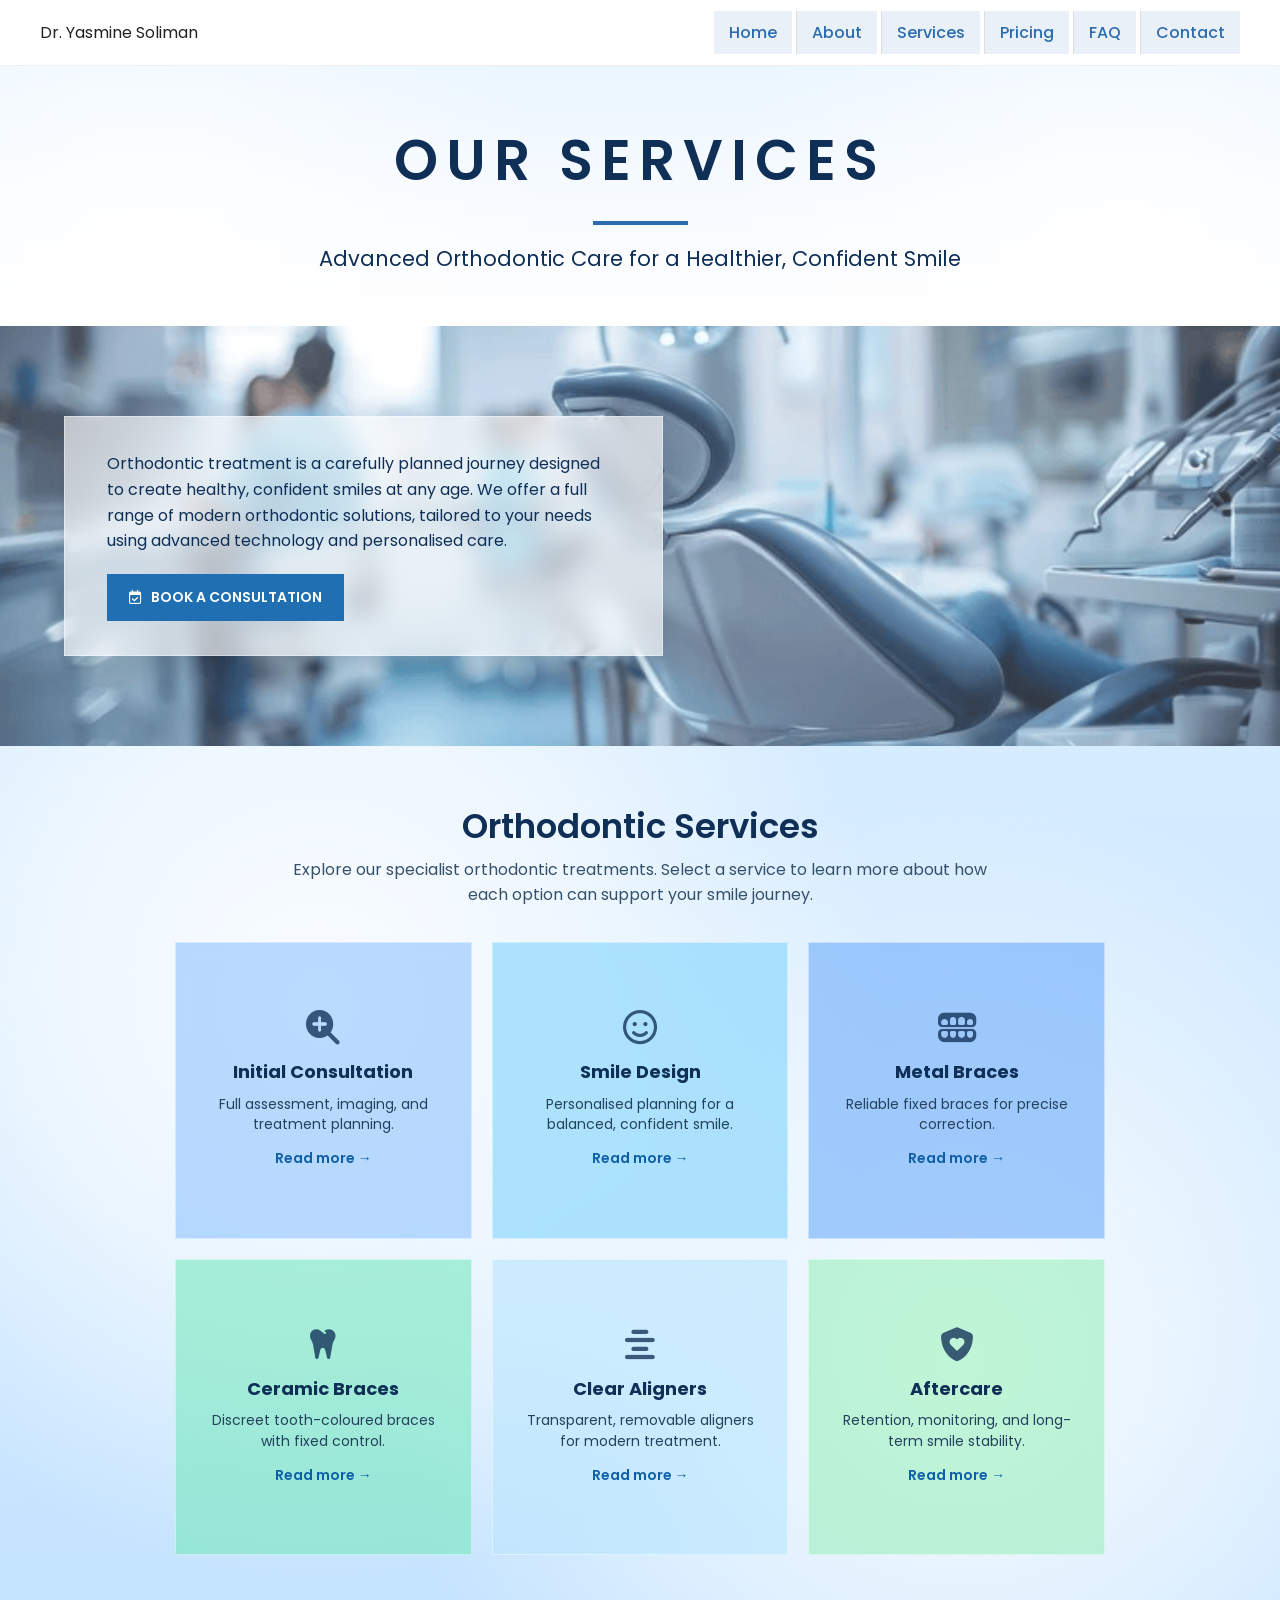
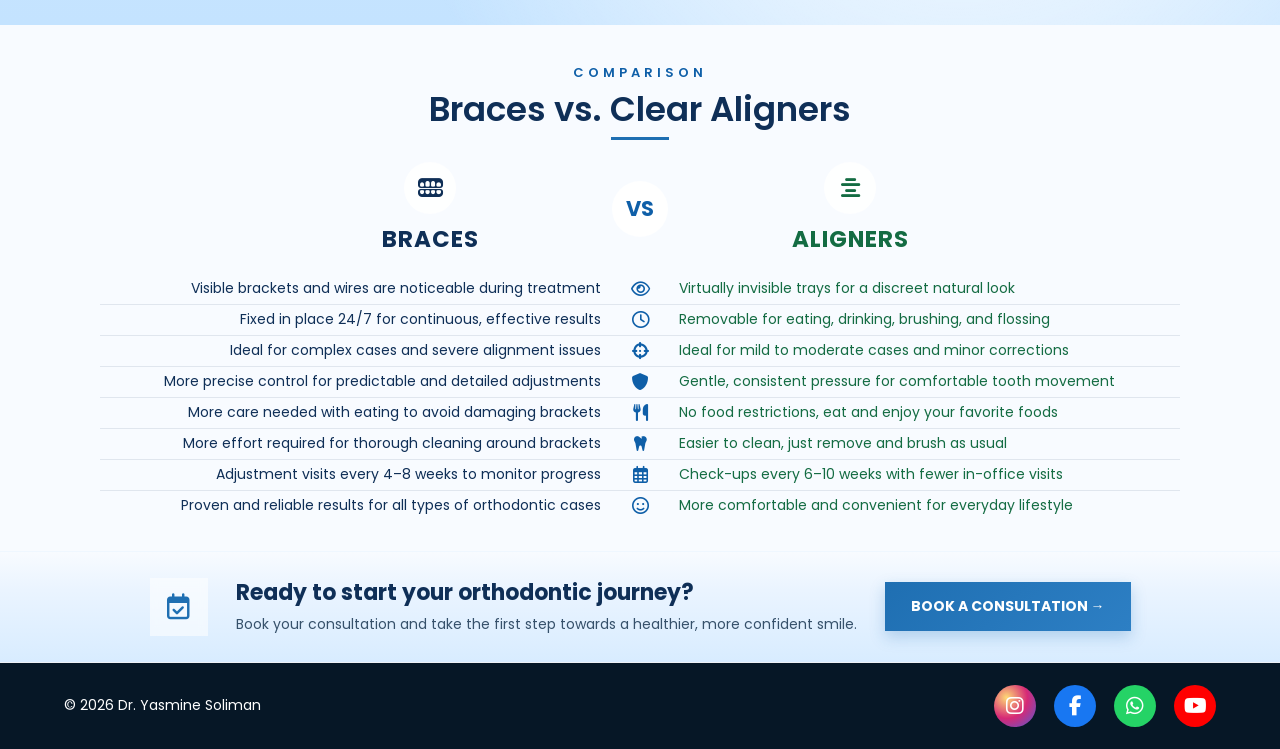
<file: services.html>
<!DOCTYPE html>

<html lang="en">

<head>

  <meta charset="UTF-8">

  <meta name="viewport" content="width=device-width, initial-scale=1.0">

  <title>Services | Dr. Yasmine Soliman</title>

  <link rel="stylesheet" href="style.css?v=94">

  <link rel="stylesheet" href="services.css?v=94">

  <link rel="stylesheet" href="https://cdnjs.cloudflare.com/ajax/libs/font-awesome/6.5.0/css/all.min.css">

  <link href="https://fonts.googleapis.com/css2?family=Poppins:wght@300;400;500;600;700&display=swap" rel="stylesheet">

</head>

<body>

<header class="navbar">

  <div class="logo">Dr. Yasmine Soliman</div>

  <nav>

    <a href="index.html?v=3">Home</a>

    <a href="about.html?v=3">About</a>

    <a href="services.html?v=61">Services</a>

    <a href="pricing.html?v=1">Pricing</a>

    <a href="faq.html?v=1">FAQ</a>

    <a href="contact.html?v=3">Contact</a>

  </nav>

</header>

<!-- ================= 1. HERO SECTION ================= -->

<section class="services-hero">

  <div class="services-hero-content">

    <h1>OUR SERVICES</h1>

    <div class="hero-line"></div>

    <p>Advanced Orthodontic Care for a Healthier, Confident Smile</p>

  </div>

</section>

<!-- ================= 2. INTRODUCTION SECTION ================= -->

<section class="services-intro">

  <div class="intro-glass">

    <p>

      Orthodontic treatment is a carefully planned journey designed to create healthy, confident smiles at any age. We offer a full range of modern orthodontic solutions, tailored to your needs using advanced technology and personalised care.

    </p>

    <a href="contact.html?v=3" class="intro-button">

      <i class="fa-regular fa-calendar-check"></i>

      BOOK A CONSULTATION

    </a>

  </div>

</section>

<!-- ================= 3. SERVICES GRID SECTION ================= -->

<section class="services-grid-section">

  <h2>Orthodontic Services</h2>

  <p class="services-grid-intro">

    Explore our specialist orthodontic treatments. Select a service to learn more about how each option can support your smile journey.

  </p>

  <div class="services-interactive">

    <div class="services-grid" id="servicesGrid">

      <div class="service-card" onclick="openService('consultation', event)">

        <i class="fa-solid fa-magnifying-glass-plus"></i>

        <h3>Initial Consultation</h3>

        <p>Full assessment, imaging, and treatment planning.</p>

        <span>Read more →</span>

      </div>

      <div class="service-card" onclick="openService('smiledesign',event)">

        <i class="fa-regular fa-face-smile"></i>

        <h3>Smile Design</h3>

        <p>Personalised planning for a balanced, confident smile.</p>

        <span>Read more →</span>

      </div>

      <div class="service-card" onclick="openService('metal', event)">

        <i class="fa-solid fa-teeth-open"></i>

        <h3>Metal Braces</h3>

        <p>Reliable fixed braces for precise correction.</p>

        <span>Read more →</span>

      </div>

      <div class="service-card" onclick="openService('ceramic', event)">

        <i class="fa-solid fa-tooth"></i>

        <h3>Ceramic Braces</h3>

        <p>Discreet tooth-coloured braces with fixed control.</p>

        <span>Read more →</span>

      </div>

      <div class="service-card" onclick="openService('aligners', event)">

        <i class="fa-solid fa-align-center"></i>

        <h3>Clear Aligners</h3>

        <p>Transparent, removable aligners for modern treatment.</p>

        <span>Read more →</span>

      </div>

      <div class="service-card" onclick="openService('retainers', event)">

        <i class="fa-solid fa-shield-heart"></i>

        <h3>Aftercare</h3>

        <p>Retention, monitoring, and long-term smile stability.</p>

        <span>Read more →</span>

      </div>

    </div>

    <div id="servicePanel" class="service-panel"></div>

  </div>

</section>

<!-- ================= 4. COMPARISON SECTION ================= -->

<section class="comparison-section">

  <div class="comparison-photo">

    <div class="comparison-title">

      <p>COMPARISON</p>

      <h2>Braces vs. Clear Aligners</h2>

      <span></span>

    </div>

    <div class="comparison-labels">

      <div class="comparison-label braces-label">

        <i class="fa-solid fa-teeth-open"></i>

        <h3>BRACES</h3>

      </div>

      <div class="comparison-vs">VS</div>

      <div class="comparison-label aligners-label">

        <i class="fa-solid fa-align-center"></i>

        <h3>ALIGNERS</h3>

      </div>

    </div>

  </div>
<!-- ================= MOBILE COMPARISON CARDS ================= -->

<div class="mobile-comparison-cards">

  <button class="mobile-comparison-card comparison-braces-card" onclick="openComparisonPopup('braces')">

    <div class="comparison-card-icon">

      <i class="fa-solid fa-teeth-open"></i>

    </div>

    <h3>BRACES</h3>

    <span>Read more →</span>

  </button>

  <button class="mobile-comparison-card comparison-aligners-card" onclick="openComparisonPopup('aligners')">

    <div class="comparison-card-icon">

      <i class="fa-solid fa-align-center"></i>

    </div>

    <h3>ALIGNERS</h3>

    <span>Read more →</span>

  </button>

</div>

<div id="comparisonOverlay" class="comparison-overlay" onclick="closeComparisonPopup(event)">

  <div id="comparisonPopup" class="comparison-popup" onclick="event.stopPropagation()"></div>

</div>

<!-- ================= END MOBILE COMPARISON CARDS ================= -->
  
  <div class="comparison-text">

    <div class="comparison-row">

      <div class="comparison-left">Visible brackets and wires are noticeable during treatment</div>

      <div class="comparison-icon"><i class="fa-regular fa-eye"></i></div>

      <div class="comparison-right">Virtually invisible trays for a discreet natural look</div>

    </div>

    <div class="comparison-row">

      <div class="comparison-left">Fixed in place 24/7 for continuous, effective results</div>

      <div class="comparison-icon"><i class="fa-regular fa-clock"></i></div>

      <div class="comparison-right">Removable for eating, drinking, brushing, and flossing</div>

    </div>

    <div class="comparison-row">

      <div class="comparison-left">Ideal for complex cases and severe alignment issues</div>

      <div class="comparison-icon"><i class="fa-solid fa-crosshairs"></i></div>

      <div class="comparison-right">Ideal for mild to moderate cases and minor corrections</div>

    </div>

    <div class="comparison-row">

      <div class="comparison-left">More precise control for predictable and detailed adjustments</div>

      <div class="comparison-icon"><i class="fa-solid fa-shield"></i></div>

      <div class="comparison-right">Gentle, consistent pressure for comfortable tooth movement</div>

    </div>

    <div class="comparison-row">

      <div class="comparison-left">More care needed with eating to avoid damaging brackets</div>

      <div class="comparison-icon"><i class="fa-solid fa-utensils"></i></div>

      <div class="comparison-right">No food restrictions, eat and enjoy your favorite foods</div>

    </div>

    <div class="comparison-row">

      <div class="comparison-left">More effort required for thorough cleaning around brackets</div>

      <div class="comparison-icon"><i class="fa-solid fa-tooth"></i></div>

      <div class="comparison-right">Easier to clean, just remove and brush as usual</div>

    </div>

    <div class="comparison-row">

      <div class="comparison-left">Adjustment visits every 4–8 weeks to monitor progress</div>

      <div class="comparison-icon"><i class="fa-regular fa-calendar-days"></i></div>

      <div class="comparison-right">Check-ups every 6–10 weeks with fewer in-office visits</div>

    </div>

    <div class="comparison-row">

      <div class="comparison-left">Proven and reliable results for all types of orthodontic cases</div>

      <div class="comparison-icon"><i class="fa-regular fa-face-smile"></i></div>

      <div class="comparison-right">More comfortable and convenient for everyday lifestyle</div>

    </div>

  </div>

</section>

<!-- ================= 5. BOOK CONSULTATION BAR ================= -->

<section class="services-cta-bar">

  <div class="services-cta-icon">

    <i class="fa-regular fa-calendar-check"></i>

  </div>

  <div class="services-cta-text">

    <h2>Ready to start your orthodontic journey?</h2>

    <p>Book your consultation and take the first step towards a healthier, more confident smile.</p>

  </div>

  <a href="contact.html?v=3" class="services-cta-button">BOOK A CONSULTATION →</a>

</section>

<!-- ================= 6. FOOTER / SOCIAL MEDIA ================= -->

<footer class="site-footer">

  <p>© 2026 Dr. Yasmine Soliman</p>

  <div class="footer-socials">

    <a href="#" aria-label="Instagram"><i class="fa-brands fa-instagram"></i></a>

    <a href="#" aria-label="Facebook"><i class="fa-brands fa-facebook-f"></i></a>

    <a href="#" aria-label="WhatsApp"><i class="fa-brands fa-whatsapp"></i></a>

    <a href="#" aria-label="YouTube"><i class="fa-brands fa-youtube"></i></a>

  </div>

</footer>

<script>

const serviceData = {

  consultation: `

    <button class="service-close" onclick="closeService(event)">×</button>

    <img src="consultation.png" alt="Initial orthodontic consultation">

    <h2>Initial Consultation & Assessment</h2>

    <p>Your orthodontic journey begins with a comprehensive consultation designed to fully understand your needs, expectations, and oral health.</p>

    <p>During your visit, we carry out a detailed clinical examination of your teeth, bite, and jaw alignment. This is supported by advanced diagnostic tools including digital scans, clinical photography, and X-rays such as panoramic imaging where required.</p>

    <p>These records allow us to build a complete picture of your case and assess the level of complexity involved.</p>

    <ul>

      <li>Analyse your smile, bite, and facial balance</li>

      <li>Identify any dental issues that may need treatment before orthodontics</li>

      <li>Discuss suitable options, including braces and clear aligners</li>

      <li>Explain the advantages and limitations of each option</li>

      <li>Estimate the expected treatment duration</li>

      <li>Provide a clear and transparent cost overview</li>

    </ul>

    <p>Every treatment plan is fully personalised, ensuring the most effective and efficient path to achieving your ideal smile.</p>

    <p>We take time to answer all your questions, so you feel confident, informed, and comfortable before starting treatment.</p>

    <a href="contact.html?v=3" class="panel-button">BOOK A CONSULTATION</a>

  `,

  smiledesign: `

    <button class="service-close" onclick="closeService(event)">×</button>

    <img src="smiledesign.png" alt="Smile design">

    <h2>Smile Design</h2>

    <p>Creating a beautiful, confident smile is both a science and an art. Our smile design process allows us to carefully plan your treatment with precision while ensuring the final result complements your natural features.</p>

    <p>Using advanced digital scans, clinical photography, and detailed analysis, we assess your teeth, facial proportions, and overall smile aesthetics.</p>

    <ul>

      <li>Tooth shape, size, and alignment</li>

      <li>Smile line and lip dynamics</li>

      <li>Facial balance and symmetry</li>

      <li>Bite function and long-term stability</li>

    </ul>

    <h3>Personalised Planning</h3>

    <p>Every smile is unique. Your treatment is fully tailored to your individual needs and goals.</p>

    <p>We design a customised plan that balances aesthetics and function, selecting the most suitable option for you, including clear aligners, ceramic or metal braces, or combined techniques where required.</p>

    <p>If additional treatments are needed, these can be incorporated into your overall plan to achieve the best possible result.</p>

    <h3>A Predictable, Confident Outcome</h3>

    <p>With careful planning and modern technology, we ensure a clear, structured path to your new smile.</p>

    <p>Our goal is not just straight teeth, but a result that enhances your confidence and looks natural, balanced, and long-lasting.</p>

    <a href="contact.html?v=3" class="panel-button">BOOK A CONSULTATION</a>

  `,

  metal: `

    <button class="service-close" onclick="closeService(event)">×</button>

    <img src="braces.png" alt="Metal braces">

    <h2>Metal Braces</h2>

    <p>Metal braces remain one of the most effective and reliable orthodontic treatments, particularly for cases that require precise control and complex tooth movement.</p>

    <p>Using a system of high-quality brackets and wires, we are able to gradually guide your teeth into their ideal position with accuracy and predictability.</p>

    <p>Modern braces are smaller, more comfortable, and more efficient than ever before.</p>

    <h3>Precision & Control</h3>

    <p>Metal braces allow us to treat a wide range of orthodontic issues, including:</p>

    <ul>

      <li>Crowding and spacing</li>

      <li>Bite problems such as overbite, underbite, and crossbite</li>

      <li>Rotated or severely misaligned teeth</li>

      <li>Complex cases requiring detailed movement</li>

    </ul>

    <p>Because they are fixed appliances, they work continuously throughout the day, ensuring consistent progress.</p>

    <h3>Reliable Results for All Ages</h3>

    <p>Metal braces are suitable for both teenagers and adults, especially where more comprehensive correction is needed.</p>

    <p>While newer options are available, metal braces remain the gold standard for achieving precise and stable results.</p>

    <a href="contact.html?v=3" class="panel-button">BOOK A CONSULTATION</a>

  `,

  ceramic: `

    <button class="service-close" onclick="closeService(event)">×</button>

    <img src="ceramic.png" alt="Ceramic braces">

    <h2>Ceramic Braces</h2>

    <p>Ceramic braces offer the same effectiveness as traditional metal braces, with a more discreet and aesthetic appearance.</p>

    <p>The brackets are tooth-coloured or clear, allowing them to blend naturally with your teeth, making them a popular choice for patients who prefer a less noticeable treatment.</p>

    <h3>Discreet Yet Effective</h3>

    <p>Ceramic braces are designed to deliver reliable results while maintaining a more subtle look.</p>

    <ul>

      <li>Crowding and spacing</li>

      <li>Bite irregularities</li>

      <li>Moderately complex orthodontic cases</li>

    </ul>

    <p>You benefit from the precision of fixed braces with a softer, more refined appearance.</p>

    <h3>Aesthetic Confidence During Treatment</h3>

    <p>Many adult patients choose ceramic braces as they provide a balance between performance and appearance.</p>

    <p>Ceramic braces combine the strength of traditional orthodontics with improved aesthetics, delivering predictable and long-lasting results.</p>

    <a href="contact.html?v=3" class="panel-button">BOOK A CONSULTATION</a>

  `,

  aligners: `

    <button class="service-close" onclick="closeService(event)">×</button>

    <img src="aligners.png" alt="Clear aligners">

    <h2>Clear Aligners</h2>

    <p>Clear aligners are a modern, discreet way to straighten your teeth using a series of custom-made, transparent trays.</p>

    <p>Designed specifically for your smile, each aligner gently moves your teeth step by step into their ideal position.</p>

    <p>They are virtually invisible, making them a popular choice for adults and professionals.</p>

    <h3>Comfort & Convenience</h3>

    <p>Aligners are removable, allowing you to maintain your normal daily routine with minimal disruption.</p>

    <ul>

      <li>Eat and drink without restrictions</li>

      <li>Brush and floss easily</li>

      <li>Remove aligners for important occasions if needed</li>

    </ul>

    <h3>Discreet and Effective</h3>

    <p>Clear aligners are highly effective for many orthodontic cases, particularly mild to moderate alignment issues.</p>

    <p>With advanced digital planning, your treatment is carefully mapped from start to finish and monitored to ensure optimal results.</p>

    <a href="contact.html?v=3" class="panel-button">BOOK A CONSULTATION</a>

  `,

  retainers: `

    <button class="service-close" onclick="closeService(event)">×</button>

    <img src="retainers.png" alt="Aftercare and retainers">

    <h2>Aftercare & Retainers</h2>

    <p>Completing your orthodontic treatment is an important milestone, but maintaining your results is just as essential.</p>

    <p>After your braces or aligners are removed, we provide custom retainers to keep your teeth in their new position and prevent unwanted movement.</p>

    <h3>Retainers & Stability</h3>

    <p>Teeth naturally tend to shift over time. Retainers are designed to stabilise your new smile and protect the result you have achieved.</p>

    <p>We provide carefully fitted retainers and clear guidance on how and when to wear them to ensure long-term success.</p>

    <h3>Ongoing Monitoring & Support</h3>

    <p>Your care does not stop when treatment ends.</p>

    <ul>

      <li>Regular review of your retainer fit and condition</li>

      <li>Monitoring of tooth position over time</li>

      <li>At least two follow-up visits within the first 12 months after treatment</li>

      <li>Guidance on long-term retainer use</li>

    </ul>

    <h3>Protecting Your Investment</h3>

    <p>Orthodontic treatment is an investment in your health and confidence. Proper aftercare ensures that your results remain stable and long-lasting.</p>

    <a href="contact.html?v=3" class="panel-button">BOOK A CONSULTATION</a>

  `

};

function openService(service, event) {

  const panel = document.getElementById("servicePanel");

  const wrapper = document.querySelector(".services-interactive");

  if (panel.dataset.open === service) {

    closeServicePanel();

    return;

  }

  panel.innerHTML = serviceData[service];

  panel.style.display = "block";

  panel.dataset.open = service;

  wrapper.classList.add("panel-open");

  if (window.innerWidth <= 600) {

    panel.scrollTop = 0;

  } else {

    panel.scrollIntoView({ behavior: "smooth", block: "start" });

  }

}
  
function closeService(event) {

  if (event) {

    event.stopPropagation();

  }

  closeServicePanel();

}

function closeServicePanel() {

  const panel = document.getElementById("servicePanel");

  const wrapper = document.querySelector(".services-interactive");

  panel.style.display = "none";

  panel.dataset.open = "";

  wrapper.classList.remove("panel-open");

}

document.addEventListener("click", function(e) {

  const panel = document.getElementById("servicePanel");

  const grid = document.getElementById("servicesGrid");

  if (panel && panel.style.display === "block") {

    if (!panel.contains(e.target) && !grid.contains(e.target)) {

      closeServicePanel();

    }

  }

});

const comparisonData = {

  braces: `

    <button class="comparison-close" onclick="closeComparisonPopup(event)">×</button>

    <div class="comparison-popup-heading">

      <div class="comparison-popup-icon braces-popup-icon">

        <i class="fa-solid fa-teeth-open"></i>

      </div>

      <h2>BRACES</h2>

    </div>

    <ul>

      <li>Visible brackets and wires are noticeable during treatment</li>

      <li>Fixed in place 24/7 for continuous, effective results</li>

      <li>Ideal for complex cases and severe alignment issues</li>

      <li>More precise control for predictable and detailed adjustments</li>

      <li>More care needed with eating to avoid damaging brackets</li>

      <li>More effort required for thorough cleaning around brackets</li>

      <li>Adjustment visits every 4–8 weeks to monitor progress</li>

      <li>Proven and reliable results for all types of orthodontic cases</li>

    </ul>

  `,

  aligners: `

    <button class="comparison-close" onclick="closeComparisonPopup(event)">×</button>

    <div class="comparison-popup-heading">

      <div class="comparison-popup-icon aligners-popup-icon">

        <i class="fa-solid fa-align-center"></i>

      </div>

      <h2>ALIGNERS</h2>

    </div>

    <ul>

      <li>Virtually invisible trays for a discreet natural look</li>

      <li>Removable for eating, drinking, brushing, and flossing</li>

      <li>Ideal for mild to moderate cases and minor corrections</li>

      <li>Gentle, consistent pressure for comfortable tooth movement</li>

      <li>No food restrictions, eat and enjoy your favorite foods</li>

      <li>Easier to clean, just remove and brush as usual</li>

      <li>Check-ups every 6–10 weeks with fewer in-office visits</li>

      <li>More comfortable and convenient for everyday lifestyle</li>

    </ul>

  `

};

function openComparisonPopup(type) {

  const overlay = document.getElementById("comparisonOverlay");

  const popup = document.getElementById("comparisonPopup");

  popup.className = "comparison-popup " + type + "-popup";

  popup.innerHTML = comparisonData[type];

  overlay.style.display = "flex";

  document.body.style.overflow = "hidden";

}

function closeComparisonPopup(event) {

  if (event) {

    event.stopPropagation();

  }

  const overlay = document.getElementById("comparisonOverlay");

  overlay.style.display = "none";

  document.body.style.overflow = "";

}
  
</script>

</body>

</html>
</file>
<file: style.css>
/* ================= GLOBAL ================= */

body {

  margin: 0;

  font-family: 'Poppins', 'Segoe UI', Arial, sans-serif;

  background: #f7f9fc;

  color: #222;

}

.section {

  padding: 60px 40px;

  text-align: center;

  position: relative;

}

.section.light {

  background: white;

}

/* ================= NAVBAR ================= */

.navbar {

  display: flex;

  justify-content: space-between;

  padding: 20px 40px;

  background: white;

  border-bottom: 1px solid #eee;

}

.navbar a {

  padding: 10px 15px;

  text-decoration: none;

  color: #2b6cb0;

  font-weight: 500;

  background: rgba(43,108,176,0.1);

}

.navbar a + a {

  border-left: 1px solid #ddd;

}

/* ================= HERO ================= */

.hero {

  padding: 100px 40px;

  background: linear-gradient(135deg, #eef5ff, #ffffff);

}

.hero-container {

  display: flex;

  align-items: center;

  justify-content: space-between;

  gap: 60px;

  max-width: 1200px;

  margin: auto;

}

.hero-text h1 {

  font-size: 48px;

  font-weight: 700;

}

.hero-text h3 {

  color: #2b6cb0;

}

.hero-text p {

  color: #555;

  line-height: 1.6;

}

/* ================= BUTTONS ================= */

.btn {

  padding: 14px 22px;

  border-radius: 0;

  font-weight: 600;

  text-decoration: none;

  display: inline-block;

}

.primary {

  background: #2b6cb0;

  color: white;

}

.primary:hover {

  background: #1e4e8c;

}

.secondary {

  border: 2px solid #2b6cb0;

  color: #2b6cb0;

}

.secondary:hover {

  background: #2b6cb0;

  color: white;

}

/* ================= GRID / CARDS ================= */

.grid {

  display: grid;

  grid-template-columns: repeat(4, 1fr);

  gap: 0;

}

.card {

  padding: 25px;

  background: white;

  border-right: 1px solid #eee;

}

/* ================= CONTACT ================= */

.contact-container {

  display: flex;

  gap: 40px;

}

.contact-map iframe,

.section iframe {

  width: 100%;

  height: 350px;

  border: none;

}

/* ================= FOOTER ================= */

footer {

  text-align: center;

  padding: 20px;

  background: #111;

  color: white;

}

.icon {

  display: inline-flex;

  width: 55px;

  height: 55px;

  align-items: center;

  justify-content: center;

  margin: 0 10px;

  color: white;

  border-radius: 50%;

  font-size: 24px;

  text-decoration: none;

}

.icon.instagram { background: radial-gradient(circle, #feda75, #d62976); }

.icon.facebook { background: #1877f2; }

.icon.whatsapp { background: #25D366; }

.icon.youtube { background: #FF0000; }

/* ================= FAQ PAGE ONLY ================= */

body.faq-page {

  background-image: url("family.PNG");

  background-repeat: no-repeat;

  background-size: cover;

  background-position: center center;

  background-attachment: scroll;

  background-color: #eef7f1;

}

.faq-page .section {

  background: transparent;

  min-height: 760px;

}

.faq-wrapper {

  display: flex;

  justify-content: space-between;

  align-items: flex-start;

  gap: 40px;

}

.faq-container {

  width: 40%;

  margin-left: 40px;

  background: rgba(255,255,255,0.42);

  backdrop-filter: blur(10px);

  padding: 28px;

}

.faq-title {

  text-align: left;

  margin-bottom: 24px;

}

.info-box {

  padding: 24px;

  background: rgba(255,255,255,0.58);

  backdrop-filter: blur(10px);

  text-align: justify;

}

.faq-grid {

  display: grid;

  grid-template-columns: 1fr 1fr;

  gap: 14px;

  width: 100%;

  margin-top: 26px;

}

.faq-box {

  height: 150px;

  display: flex;

  flex-direction: column;

  align-items: center;

  justify-content: center;

  border-radius: 0;

  font-size: 18px;

  font-weight: 600;

  cursor: pointer;

  text-align: center;

  box-shadow: 0 6px 18px rgba(0,0,0,0.08);

  backdrop-filter: blur(8px);

}

.faq-box i {

  font-size: 28px;

  margin-bottom: 12px;

  opacity: 0.65;

}

.faq-box:nth-child(1) { background: rgba(147,197,253,0.55); }

.faq-box:nth-child(2) { background: rgba(110,231,183,0.50); }

.faq-box:nth-child(3) { background: rgba(186,230,253,0.55); }

.faq-box:nth-child(4) { background: rgba(204,251,241,0.55); }

.faq-panel {

  position: absolute;

  top: 440px;

  right: 40px;

  width: 40%;

  height: 420px;

  display: none;

  overflow-y: scroll;

  padding: 20px;

  background: rgba(255,255,255,0.76);

  backdrop-filter: blur(8px);

  box-shadow: 0 10px 30px rgba(0,0,0,0.15);

  z-index: 9999;

}

.faq-panel::-webkit-scrollbar {

  width: 8px;

}

.faq-panel::-webkit-scrollbar-thumb {

  background: #bbb;

}

.faq-question {

  width: 100%;

  padding: 15px;

  border: none;

  text-align: left;

  cursor: pointer;

  color: white;

  font-size: 16px;

  font-weight: 500;

  background: linear-gradient(135deg, #3b82f6, #60a5fa, #93c5fd);

}

.faq-answer {

  display: none;

  background: white;

  padding: 15px;

  font-size: 15px;

  line-height: 1.6;

  text-align: left;

}

/* ================= MOBILE ================= */

@media (max-width: 768px) {

  .navbar {

    flex-direction: column;

    gap: 15px;

  }

  .hero-container,

  .contact-container {

    flex-direction: column;

  }

  .grid {

    grid-template-columns: 1fr;

  }

  body.faq-page {

    background-size: cover;

    background-position: center top;

  }

  .faq-wrapper {

    display: block;

  }

  .faq-container {

    width: auto;

    margin-left: 0;

  }

  .faq-panel {

    position: relative;

    top: auto;

    right: auto;

    width: auto;

    height: 420px;

    margin-top: 20px;

  }

}
</file>
<file: faq.css>
/* ================= FAQ PAGE CLEAN CSS ================= */

/* ================= BASE / DESKTOP ================= */

body.faq-page {

  background-image: url("family.PNG");

  background-repeat: no-repeat;

  background-size: cover;

  background-position: center center;

  background-attachment: scroll;

  background-color: #eef7f1;

}

.faq-mobile-hero,

.faq-cta {

  display: none;

}

/* ================= FAQ MAIN LAYOUT ================= */

.faq-section {

  background: transparent;

  min-height: 760px;

  padding: 60px 40px;

  box-sizing: border-box;

}

.faq-wrapper {

  display: flex;

  justify-content: space-between;

  align-items: flex-start;

  gap: 40px;

}

/* LEFT GLASS PANEL */

.faq-container {

  width: 40%;

  margin-left: 40px;

  background: rgba(255,255,255,0.42);

  backdrop-filter: blur(10px);

  -webkit-backdrop-filter: blur(10px);

  padding: 28px;

  box-sizing: border-box;

}

.faq-title {

  text-align: left;

  margin: 0 0 22px;

  color: #0f2f57;

  font-size: 31px;

  font-weight: 600;

  line-height: 1.2;

}

.faq-intro {

  padding: 24px;

  background: rgba(255,255,255,0.58);

  backdrop-filter: blur(10px);

  -webkit-backdrop-filter: blur(10px);

  text-align: left;

  color: #0f2f57;

  font-size: 15px;

  line-height: 1.55;

  letter-spacing: 0.2px;

  box-sizing: border-box;

}

/* CATEGORY CARDS */

.faq-grid {

  display: grid;

  grid-template-columns: 1fr 1fr;

  gap: 14px;

  width: 100%;

  margin-top: 26px;

}

.faq-box {

  height: 150px;

  display: flex;

  flex-direction: column;

  align-items: center;

  justify-content: center;

  border-radius: 0;

  font-size: 18px;

  font-weight: 600;

  cursor: pointer;

  text-align: center;

  color: #0f2f57;

  box-shadow: 0 6px 18px rgba(0,0,0,0.08);

  backdrop-filter: blur(8px);

  -webkit-backdrop-filter: blur(8px);

  transition: 0.25s ease;

}

.faq-box:hover {

  transform: translateY(-3px);

}

.faq-box i {

  font-size: 28px;

  margin-bottom: 12px;

  opacity: 0.65;

}

.faq-box:nth-child(1) { background: rgba(147,197,253,0.55); }

.faq-box:nth-child(2) { background: rgba(110,231,183,0.50); }

.faq-box:nth-child(3) { background: rgba(186,230,253,0.55); }

.faq-box:nth-child(4) { background: rgba(204,251,241,0.55); }

/* RIGHT Q&A PANEL */

.faq-panel {

  position: absolute;

  top: 440px;

  right: 40px;

  width: 40%;

  height: 420px;

  display: none;

  overflow-y: auto;

  padding: 20px;

  background: rgba(255,255,255,0.76);

  backdrop-filter: blur(8px);

  -webkit-backdrop-filter: blur(8px);

  box-shadow: 0 10px 30px rgba(0,0,0,0.15);

  z-index: 9999;

  box-sizing: border-box;

}

.faq-panel::-webkit-scrollbar {

  width: 8px;

}

.faq-panel::-webkit-scrollbar-thumb {

  background: #bbb;

}

.faq-question {

  width: 100%;

  padding: 15px;

  margin-bottom: 10px;

  border: none;

  border-radius: 0;

  text-align: left;

  cursor: pointer;

  color: white;

  font-size: 15px;

  font-weight: 500;

  line-height: 1.35;

  background: linear-gradient(135deg, #1e3a8a, #3b82f6);

  font-family: 'Poppins', 'Segoe UI', Arial, sans-serif;

  box-sizing: border-box;

}

.faq-question span {

  float: right;

}

.faq-answer {

  display: none;

  background: white;

  padding: 15px;

  font-size: 15px;

  line-height: 1.6;

  text-align: left;

}

/* ANSWER POPUP */

.faq-answer-overlay {

  display: none;

  position: fixed;

  inset: 0;

  z-index: 13000;

  background: rgba(0,0,0,0.28);

  backdrop-filter: blur(3px);

  -webkit-backdrop-filter: blur(3px);

  align-items: center;

  justify-content: center;

  padding: 24px 0;

  box-sizing: border-box;

}

.faq-answer-popup {

  width: 86%;

  max-width: 420px;

  max-height: 80vh;

  overflow-y: auto;

  background: rgba(255,255,255,0.92);

  backdrop-filter: blur(8px);

  -webkit-backdrop-filter: blur(8px);

  border: 1px solid rgba(255,255,255,0.65);

  box-shadow: 0 18px 45px rgba(0,0,0,0.24);

  padding: 24px 22px;

  box-sizing: border-box;

  position: relative;

  border-radius: 0;

}

.faq-answer-popup h3 {

  margin: 0 0 14px;

  color: #0f2f57;

  font-size: 20px;

  font-weight: 600;

  line-height: 1.25;

}

.faq-answer-popup p {

  margin: 0;

  color: #0f2f57;

  font-size: 14px;

  line-height: 1.55;

  letter-spacing: 0.2px;

}

.faq-answer-close {

  position: absolute;

  top: 8px;

  right: 12px;

  border: none;

  background: transparent;

  font-size: 32px;

  line-height: 1;

  color: #0f2f57;

  cursor: pointer;

}

/* ================= iPAD / TABLET FAQ ================= */

@media (min-width: 769px) and (max-width: 1180px) {

  .faq-section {

    min-height: 720px;

    padding: 50px 32px;

  }

  .faq-wrapper {

    gap: 32px;

  }

  .faq-container {

    width: 43%;

    margin-left: 0;

    padding: 24px;

  }

  .faq-title {

    font-size: 29px;

  }

  .faq-intro {

    font-size: 14px;

    line-height: 1.48;

    padding: 20px;

  }

  .faq-box {

    height: 130px;

    font-size: 16px;

  }

  .faq-box i {

    font-size: 25px;

  }

  .faq-panel {

    top: 395px;

    right: 32px;

    width: 44%;

    height: 390px;

    padding: 18px;

  }

  .faq-question {

    font-size: 14px;

    padding: 14px;

  }

}


/* ================= DESKTOP / iPAD FAQ REFINEMENT ================= */

@media (min-width: 601px) {

  /* HERO SECTION */

  .faq-mobile-hero {

    display: block;

    padding: 38px 20px 26px;

    text-align: center;

    background: transparent;

  }

  .faq-mobile-hero h1 {

    margin: 0;

    color: #0f2f57;

    font-size: 42px;

    font-weight: 700;

    letter-spacing: 4px;

    line-height: 1.1;

  }

  .faq-mobile-hero .hero-line {

    width: 76px;

    height: 4px;

    margin: 14px auto 14px;

    background: #2b6cb0;

  }

  .faq-mobile-hero p {

    margin: 0;

    color: #0f2f57;

    font-size: 20px;

    line-height: 1.4;

  }

  /* MAIN SECTION TIGHTER */

  .faq-section {

    padding: 28px 40px 42px;

    min-height: 640px;

  }

  .faq-wrapper {

    align-items: flex-start;

  }

  /* LEFT MAIN GLASS PANEL */

  .faq-container {

    width: 47%;

    margin-left: 20px;

    padding: 26px;

    background: rgba(255,255,255,0.42);

    backdrop-filter: blur(12px);

    -webkit-backdrop-filter: blur(12px);

    border: 1px solid rgba(255,255,255,0.42);

    box-shadow: 0 14px 34px rgba(15,47,87,0.12);

  }

  /* REMOVE OLD TITLE */

  .faq-title {

    display: none;

  }

/* COMMON QUESTIONS TEXT BLOCK */

.faq-container {

  display: flex;

  flex-direction: column;

}

.faq-title {

  display: none;

}

.faq-mobile-body-intro {

  display: contents;

}

.faq-mobile-body-intro h2 {

  order: 1;

  margin: 0 0 18px;

  color: #0f2f57;

  font-size: 25px;

  font-weight: 700;

  line-height: 1.2;

  text-align: center;

}

.faq-mobile-body-intro p {

  order: 3;

  margin: 0 0 22px;

  padding: 8px 24px 22px;

  background: transparent;

  border: none;

  border-top: none;

  box-shadow: none;

  color: #0f2f57;

  font-size: 15px;

  line-height: 1.5;

  text-align: left;

  box-sizing: border-box;

}

 .faq-desktop-text-glass {

  margin: 0 0 22px;

  padding: 22px 24px;

  background: rgba(255,255,255,0.42);

  backdrop-filter: blur(14px);

  -webkit-backdrop-filter: blur(14px);

  border: 1px solid rgba(255,255,255,0.34);

  box-shadow: 0 8px 20px rgba(15,47,87,0.08);

  box-sizing: border-box;

}

.faq-desktop-text-glass .faq-intro {

  margin: 0 0 14px;

  padding: 0;

  background: transparent;

  border: none;

  box-shadow: none;

}

.faq-desktop-text-glass p {

  margin: 0;

  padding: 0;

  background: transparent;

  border: none;

  box-shadow: none;

  color: #0f2f57;

  font-size: 15px;

  line-height: 1.5;

  text-align: left;

}

.faq-grid {

  order: 4;

}

  /* CATEGORY CARDS — TALLER VERTICALLY */

  .faq-grid {

    margin-top: 22px;

    gap: 14px;

  }

  .faq-box {

    height: 148px;

    padding: 16px 12px;

    font-size: 16px;

  }

  .faq-box i {

    font-size: 27px;

    margin-bottom: 12px;

  }

  .faq-box {

  border: 1px solid rgba(255,255,255,0.28);

  box-shadow: 0 8px 18px rgba(15,47,87,0.08);

}

.faq-box:nth-child(1) {

  background: rgba(147,197,253,0.34);

}

.faq-box:nth-child(2) {

  background: rgba(110,231,183,0.32);

}

.faq-box:nth-child(3) {

  background: rgba(186,230,253,0.34);

}

.faq-box:nth-child(4) {

  background: rgba(204,251,241,0.34);

}

  /* Q PANEL */

  .faq-panel {

    top: 320px;

    right: 36px;

    width: 44%;

    height: auto;

    max-height: 530px;

    padding: 0 20px 20px;

    background: rgba(255,255,255,0.86);

    backdrop-filter: blur(10px);

    -webkit-backdrop-filter: blur(10px);

    box-shadow: 0 14px 34px rgba(0,0,0,0.16);

  }

  .faq-panel-title {

    margin: 0 -20px 18px;

    padding: 22px 16px;

    color: #0f2f57;

    font-family: 'Poppins', 'Segoe UI', Arial, sans-serif;

    font-size: 18px;

    font-weight: 600;

    line-height: 1.2;

    text-align: center;

    box-sizing: border-box;

  }

  .faq-question {

    margin-bottom: 12px;

    padding: 15px 18px;

    font-size: 14.5px;

    line-height: 1.35;

  }

 /* LIGHT FULL-PAGE BLUR WHEN Q PANEL OPENS */

body.faq-page.faq-q-panel-open::before {

  content: "";

  position: fixed;

  inset: 0;

  z-index: 9000;

  background: rgba(255,255,255,0.08);

  backdrop-filter: blur(1.6px);

  -webkit-backdrop-filter: blur(1.6px);

  pointer-events: none;

}

body.faq-page.faq-q-panel-open .faq-panel {

  z-index: 12000;

}

  /* ANSWER POPUP — BIGGER, STILL SQUARE FEEL */

  .faq-answer-popup {

    width: 460px;

    max-width: 46vw;

    min-height: 310px;

    padding: 34px 34px 32px;

  }

  .faq-answer-popup h3 {

    font-size: 22px;

    line-height: 1.25;

    margin-bottom: 18px;

  }

  .faq-answer-popup p {

    font-size: 15.5px;

    line-height: 1.58;

  }

  /* DESKTOP / iPAD CTA */

  .faq-cta {

    display: flex;

    align-items: center;

    justify-content: center;

    gap: 34px;

    padding: 32px 6%;

    background: linear-gradient(180deg, #eef8ef 0%, #f7fbf6 100%);

    text-align: left;

    box-sizing: border-box;

  }

  .faq-cta-icon {

    width: 72px;

    height: 72px;

    min-width: 72px;

    border-radius: 50%;

    background: rgba(46,125,88,0.14);

    color: #1f6f4a;

    display: flex;

    align-items: center;

    justify-content: center;

    font-size: 34px;

  }

  .faq-cta h2 {

    margin: 0 0 8px;

    color: #0f2f57;

    font-size: 24px;

    font-weight: 700;

    line-height: 1.2;

  }

  .faq-cta p {

    max-width: 470px;

    margin: 0;

    color: #334155;

    font-size: 15px;

    line-height: 1.45;

  }

  .faq-cta-buttons {

    display: flex;

    gap: 16px;

    margin-left: auto;

  }

  .faq-cta-btn {

    min-width: 190px;

    height: 52px;

    display: flex;

    align-items: center;

    justify-content: center;

    gap: 10px;

    text-decoration: none;

    font-size: 15px;

    font-weight: 700;

    border-radius: 0;

    box-sizing: border-box;

  }

  .faq-cta-primary {

    background: #1f6f4a;

    color: #ffffff;

    box-shadow: 0 10px 24px rgba(31,111,74,0.22);

  }

  .faq-cta-secondary {

    background: #1f6f4a;

    color: #ffffff;

    border: 2px solid #1f6f4a;

  }

}


/* ================= MOBILE FAQ ================= */

@media (max-width: 600px) {

  body.faq-page {

    background: #f3f7f4 !important;

  }

  /* ===== MOBILE NAVBAR ===== */

  .faq-page .navbar {

    display: flex !important;

    flex-direction: column !important;

    align-items: center !important;

    justify-content: center !important;

    padding: 16px 6% 14px !important;

    gap: 8px !important;

    background: #ffffff !important;

  }

  .faq-page .navbar .logo {

    width: 100% !important;

    text-align: center !important;

    font-size: 20px !important;

    line-height: 1.2 !important;

    margin: 0 !important;

    color: #222 !important;

  }

  .faq-page .navbar nav {

    width: 100% !important;

    display: flex !important;

    justify-content: center !important;

    align-items: center !important;

    gap: 4px !important;

    flex-wrap: nowrap !important;

  }

  .faq-page .navbar nav a {

    flex: 1 1 auto !important;

    min-width: 0 !important;

    height: 36px !important;

    padding: 0 6px !important;

    font-size: 14px !important;

    line-height: 36px !important;

    text-align: center !important;

    background: #edf3fa !important;

    color: #1f5f9f !important;

    text-decoration: none !important;

    border-radius: 0 !important;

    box-sizing: border-box !important;

    white-space: nowrap !important;

  }

  /* ===== HERO ===== */

  .faq-section {

    min-height: auto !important;

    padding: 0 !important;

    background: #f3f7f4 !important;

    text-align: center !important;

  }

  .faq-section::before,

  .faq-section::after {

    content: none !important;

    display: none !important;

  }

  .faq-mobile-hero {

    display: block !important;

    min-height: 180px !important;

    padding: 30px 18px 28px !important;

    box-sizing: border-box !important;

    background:

      radial-gradient(circle at 18% 65%, rgba(255,255,255,0.95) 0%, rgba(255,255,255,0.55) 22%, transparent 44%),

      radial-gradient(circle at 82% 70%, rgba(255,255,255,0.95) 0%, rgba(255,255,255,0.55) 22%, transparent 44%),

      linear-gradient(180deg, #eaf6ff 0%, #f8fbff 58%, #ffffff 100%) !important;

  }

  .faq-mobile-hero h1 {

    margin: 0 !important;

    color: #0f2f57 !important;

    font-size: 34px !important;

    font-weight: 600 !important;

    letter-spacing: 7px !important;

    line-height: 1.2 !important;

  }

  .faq-mobile-hero .hero-line {

    width: 78px !important;

    height: 4px !important;

    margin: 18px auto !important;

    background: #2b6cb0 !important;

  }

  .faq-mobile-hero p {

    margin: 0 auto !important;

    color: #0f2f57 !important;

    font-size: 17px !important;

    line-height: 1.45 !important;

    letter-spacing: 0.2px !important;

  }

  /* ===== PHOTO + INTRO PANEL ===== */

  .faq-container img {

    display: none !important;

  }

  .faq-container {

    width: 100% !important;

    max-width: none !important;

    margin: 0 !important;

    padding: 430px 0 0 !important;

    box-sizing: border-box !important;

    position: relative !important;

    display: block !important;

    overflow: hidden !important;

    background: transparent !important;

    border: none !important;

    box-shadow: none !important;

    backdrop-filter: none !important;

    -webkit-backdrop-filter: none !important;

  }

  .faq-container::before {

    content: "";

    position: absolute;

    top: 0;

    left: 0;

    width: 100%;

    height: 580px;

    background-image: url("family.PNG");

    background-size: cover;

    background-position: 70% 0%;

    background-repeat: no-repeat;

    z-index: 0;

  }

  .faq-title {

    display: none !important;

  }

  .faq-intro {

    position: absolute !important;

    top: 420px !important;

    left: 6% !important;

    right: 6% !important;

    z-index: 2 !important;

    padding: 16px 20px !important;

    background: rgba(255,255,255,0.55) !important;

    backdrop-filter: blur(8px) !important;

    -webkit-backdrop-filter: blur(8px) !important;

    border: 1px solid rgba(255,255,255,0.45) !important;

    border-radius: 0 !important;

    box-shadow: 0 10px 28px rgba(0,0,0,0.12) !important;

    color: #0f2f57 !important;

    font-size: 13.2px !important;

    line-height: 1.4 !important;

    text-align: left !important;

  }

  /* ===== COMMON QUESTIONS TEXT ===== */

  .faq-mobile-body-intro {

    padding: 52px 6% 18px !important;

    background: #f3f7f4 !important;

    margin-top: 120px !important;

    box-sizing: border-box !important;

  }

  .faq-mobile-body-intro h2 {

    margin: 0 0 12px !important;

    color: #0f2f57 !important;

    font-size: 28px !important;

    font-weight: 600 !important;

    line-height: 1.15 !important;

    text-align: center !important;

  }

  .faq-mobile-body-intro p {

    max-width: 360px !important;

    margin: 0 auto !important;

    color: #0f2f57 !important;

    font-size: 15px !important;

    line-height: 1.42 !important;

    letter-spacing: 0.1px !important;

    text-align: center !important;

  }

  /* ===== CATEGORY CARDS ===== */

  .faq-grid {

    width: 84% !important;

    max-width: 420px !important;

    margin: 0 auto 36px !important;

    padding: 14px !important;

    box-sizing: border-box !important;

    display: grid !important;

    grid-template-columns: 1fr 1fr !important;

    gap: 10px !important;

    background: rgba(58, 138, 201, 0.10) !important;

    backdrop-filter: blur(10px) !important;

    -webkit-backdrop-filter: blur(10px) !important;

    border: 1px solid rgba(58, 138, 201, 0.08) !important;

    border-radius: 0 !important;

    box-shadow: 0 10px 28px rgba(15,47,87,0.08) !important;

  }

  .faq-box {

    aspect-ratio: 1 / 1 !important;

    height: auto !important;

    padding: 12px 8px !important;

    border-radius: 0 !important;

    box-sizing: border-box !important;

    display: flex !important;

    align-items: center !important;

    justify-content: center !important;

    text-align: center !important;

    color: #0f2f57 !important;

    font-family: 'Poppins', 'Segoe UI', Arial, sans-serif !important;

    font-size: 16px !important;

    font-weight: 600 !important;

    line-height: 1.25 !important;

    box-shadow: none !important;

    border: 1px solid rgba(255,255,255,0.55) !important;

  }

  .faq-box i {

    display: none !important;

  }

  .faq-box:nth-child(1) { background: rgba(147,197,253,0.55) !important; }

  .faq-box:nth-child(2) { background: rgba(110,231,183,0.50) !important; }

  .faq-box:nth-child(3) { background: rgba(186,230,253,0.55) !important; }

  .faq-box:nth-child(4) { background: rgba(204,251,241,0.55) !important; }

  /* ===== FAQ CTA ===== */

  .faq-cta {

    display: block !important;

    padding: 34px 7% 38px !important;

    background: linear-gradient(180deg, #eef8ef 0%, #f7fbf6 100%) !important;

    text-align: center !important;

    box-sizing: border-box !important;

  }

  .faq-cta-icon {

    width: 70px !important;

    height: 70px !important;

    margin: 0 auto 24px !important;

    border-radius: 50% !important;

    background: rgba(46,125,88,0.14) !important;

    color: #1f6f4a !important;

    display: flex !important;

    align-items: center !important;

    justify-content: center !important;

    font-size: 34px !important;

  }

  .faq-cta h2 {

    margin: 0 0 18px !important;

    color: #0f2f57 !important;

    font-size: 28px !important;

    font-weight: 600 !important;

    line-height: 1.2 !important;

  }

  .faq-cta p {

    max-width: 360px !important;

    margin: 0 auto 28px !important;

    color: #334155 !important;

    font-size: 16px !important;

    line-height: 1.5 !important;

  }

  .faq-cta-btn {

    width: 86% !important;

    max-width: 360px !important;

    height: 48px !important;

    margin: 0 auto 14px !important;

    display: flex !important;

    align-items: center !important;

    justify-content: center !important;

    gap: 10px !important;

    box-sizing: border-box !important;

    text-decoration: none !important;

    font-size: 15px !important;

    font-weight: 700 !important;

    letter-spacing: 0.8px !important;

    border-radius: 0 !important;

  }

  .faq-cta-primary {

    background: #1f6f4a !important;

    color: #ffffff !important;

    box-shadow: 0 10px 24px rgba(31,111,74,0.22) !important;

  }

  .faq-cta-secondary {

    background: rgba(255,255,255,0.35) !important;

    color: #1f6f4a !important;

    border: 2px solid #1f6f4a !important;

  }

/* ===== MOBILE QUESTION PANEL ===== */

.faq-panel {

  position: fixed !important;

  top: 50% !important;

  left: 50% !important;

  right: auto !important;

  transform: translate(-50%, -50%) !important;

  width: 88% !important;

  max-width: 410px !important;

  height: auto !important;

  max-height: 70vh !important;

  overflow-y: auto !important;

  margin: 0 !important;

  padding: 0 16px 18px !important;

  background: rgba(255,255,255,0.94) !important;

  backdrop-filter: blur(12px) !important;

  -webkit-backdrop-filter: blur(12px) !important;

  border: 1px solid rgba(255,255,255,0.7) !important;

  box-shadow: 0 14px 34px rgba(0,0,0,0.18) !important;

  border-radius: 0 !important;

  z-index: 12000 !important;

  box-sizing: border-box !important;

}

  .faq-panel-title {

  margin: 0 -16px 16px !important;

  padding: 16px 14px !important;

  color: #0f2f57 !important;

  font-family: 'Poppins', 'Segoe UI', Arial, sans-serif !important;

  font-size: 18px !important;

  font-weight: 600 !important;

  line-height: 1.2 !important;

  text-align: center !important;

  box-sizing: border-box !important;

}

  .faq-question {

    width: 100% !important;

    margin: 0 0 12px !important;

    padding: 15px !important;

    border: none !important;

    border-radius: 0 !important;

    background: linear-gradient(135deg, #1e3a8a, #3b82f6) !important;

    color: #ffffff !important;

    font-size: 14.2px !important;

    font-weight: 500 !important;

    line-height: 1.38 !important;

    text-align: left !important;

    font-family: 'Poppins', 'Segoe UI', Arial, sans-serif !important;

    box-sizing: border-box !important;

  }

  .faq-answer {

    background: #ffffff !important;

    padding: 15px !important;

    font-size: 14px !important;

    line-height: 1.5 !important;

    color: #0f2f57 !important;

    text-align: left !important;

  }

  body.faq-page.faq-q-panel-open .faq-container,

body.faq-page.faq-q-panel-open .faq-mobile-hero,

body.faq-page.faq-q-panel-open .faq-cta,

body.faq-page.faq-q-panel-open footer {

  filter: blur(2px);

}

  /* ===== FOOTER ===== */

  footer {

    padding: 22px 5% 24px !important;

    background: #061726 !important;

  }

  footer p {

    font-size: 13px !important;

  }

  .icon {

    width: 36px !important;

    height: 36px !important;

    font-size: 17px !important;

    margin: 0 6px !important;

  }

}

/* ================= END FAQ CSS ================= */
</file>
<file: pricing.css>
/* ================= GLOBAL ================= */

* {

  box-sizing: border-box;

}

html,

body {

  margin: 0;

  overflow-x: hidden;

}

body {

  font-family: 'Poppins', 'Segoe UI', Arial, sans-serif;

  background: #f7f9fc;

  color: #0f2f57;

}

/* ================= NAVBAR ================= */

.navbar {

  display: flex;

  justify-content: space-between;

  align-items: center;

  padding: 18px 40px;

  background: white;

  border-bottom: 1px solid #eee;

}

.logo {

  font-size: 18px;

  color: #222;

  font-weight: 500;

}

.navbar nav {

  display: flex;

  gap: 3px;

}

.navbar a {

  padding: 9px 14px;

  text-decoration: none;

  color: #2b6cb0;

  font-weight: 500;

  background: rgba(43,108,176,0.1);

}

/* ================= HERO SECTION ================= */

.pricing-hero {

  min-height: 245px;

  display: flex;

  align-items: center;

  justify-content: center;

  text-align: center;

  background:

    radial-gradient(circle at 12% 80%, rgba(255,255,255,0.95) 0%, rgba(255,255,255,0.45) 18%, transparent 36%),

    radial-gradient(circle at 88% 78%, rgba(255,255,255,0.95) 0%, rgba(255,255,255,0.45) 18%, transparent 36%),

    linear-gradient(180deg, #eaf6ff 0%, #f8fbff 55%, #ffffff 100%);

  padding: 32px 20px;

}

.pricing-hero-content h1 {

  margin: 0;

  font-size: 52px;

  letter-spacing: 5px;

  font-weight: 600;

  color: #0f2f57;

}

.hero-line {

  width: 95px;

  height: 4px;

  background: #2b6cb0;

  margin: 18px auto;

}

.pricing-hero-content p {

  margin: 0;

  font-size: 20px;

  color: #0f2f57;

}

/* ================= INTRODUCTION SECTION ================= */

.pricing-intro {

  width: 100%;

  min-height: 400px;

  background-image:

    linear-gradient(

      90deg,

      rgba(255,255,255,0.18) 0%,

      rgba(255,255,255,0.18) 70%,

      rgba(234,246,255,0.85) 85%,

      #f7f9fc 100%

    ),

    url("pricing-handshake.png");

  background-size: cover;

  background-position: -250px center;

  background-repeat: no-repeat;

  display: flex;

  align-items: center;

  justify-content: flex-end;

  padding: 0 5%;

}

.pricing-glass-panel {

  width: 62%;

  max-width: 820px;

  background: rgba(30, 58, 138, 0.55);

  backdrop-filter: blur(12px);

  -webkit-backdrop-filter: blur(12px);

  border: 1px solid rgba(255,255,255,0.25);

  padding: 18px 42px;

  box-shadow: 0 12px 30px rgba(0,0,0,0.16);

  color: white;

}

.pricing-glass-panel h2 {

  margin: 0 0 12px;

  color: white;

  font-size: 27px;

  line-height: 1.25;

  font-weight: 600;

}

.pricing-glass-panel p {

  color: white;

}

.pricing-btn {

  display: inline-flex;

  align-items: center;

  gap: 10px;

  float: right;

  background: rgba(11, 42, 74, 0.88);

  color: white;

  text-decoration: none;

  padding: 11px 20px;

  font-weight: 600;

  font-size: 13px;

  border-radius: 0;

}

/* ================= PRICING STAIRS SECTION ================= */

.pricing-stairs-section {

  width: 100%;

  background-image:

    linear-gradient(rgba(255,255,255,0.18), rgba(255,255,255,0.18)),

    url("pricing-stairs.png");

  background-size: cover;

  background-position: right center;

  background-repeat: no-repeat;

  padding: 48px 0 64px;

  overflow: hidden;

}

.pricing-main-glass {

  background: transparent;

}

.pricing-section-title {

  text-align: center;

  margin-bottom: 18px;

  padding: 0 5%;

}

.pricing-section-title h2,

.support-section h2 {

  margin: 0;

  color: #0f2f57;

  font-size: 34px;

  letter-spacing: 4px;

  font-weight: 600;

}

.pricing-title-line {

display: none;

}

.pricing-section-title p {

  margin: 0 auto;

  max-width: 820px;

  color: #0f2f57;

  font-size: 15px;

  line-height: 1.45;

}

/* ================= BLUE GLASS PANEL AREA ================= */

.pricing-boxes-area {

  position: relative;

  margin-top: 20px;

  padding: 24px 0 24px;

}

.pricing-blue-glass {

  position: absolute;

  top: 0;

  left: 0;

  width: 100vw;

  height: 100%;

  background: rgba(30, 58, 138, 0.08);

  backdrop-filter: blur(10px);

  -webkit-backdrop-filter: blur(10px);

  z-index: 0;

}

.pricing-cards-row,

.payment-strip {

  position: relative;

  z-index: 1;

}

/* ================= MAIN PRICING BOXES ================= */

.pricing-cards-row {

  display: grid;

  grid-template-columns: repeat(4, 210px);

  justify-content: center;

  gap: 26px;

}

.price-card {

  width: 210px;

  height: 210px;

  background: rgba(255,255,255,0.58);

  backdrop-filter: blur(10px);

  -webkit-backdrop-filter: blur(10px);

  padding: 18px 14px;

  text-align: center;

  cursor: pointer;

  border-radius: 0;

  box-shadow: none;

  border: none;

  display: flex;

  flex-direction: column;

}

.price-card > i {

  width: 46px;

  height: 46px;

  background: #5fa4d8;

  color: white;

  display: inline-flex;

  align-items: center;

  justify-content: center;

  margin: 0 auto 8px;

  font-size: 19px;

  border-radius: 50%;

}

.price-card h3 {

  margin: 0 0 8px;

  color: #0f2f57;

  font-size: 20px;

  font-weight: 600;

}

.price-box {

  background: rgba(232,243,252,0.92);

  padding: 8px 10px;

  margin-top: auto;

  height: 88px;

  display: flex;

  flex-direction: column;

  justify-content: flex-start;

  align-items: center;

}

.price-box strong {

  margin: 2px 0;

  font-size: 19px;

  line-height: 1.15;

  color: #0f2f57;

  font-weight: 600;

}

.price-box .small-text:first-child {

  min-height: 14px;

}

.price-box .small-text:last-of-type {

  min-height: 14px;

}

.small-text {

  font-size: 12px;

  line-height: 1.2;

  color: #0f2f57;

}

.read-more {

  margin-top: auto;

  font-size: 12px;

  line-height: 1.2;

  color: #1f6fb2;

  font-weight: 500;

}

/* ================= PAYMENT STRIP ================= */

.payment-strip {

  width: 918px;

  max-width: 918px;

  min-height: 60px;

  margin: 14px auto 0;

  padding: 8px 18px;

  background: rgba(255,255,255,0.55);

  backdrop-filter: blur(10px);

  -webkit-backdrop-filter: blur(10px);

  display: grid;

  grid-template-columns: 1.8fr 1fr;

  align-items: center;

  box-shadow: none;

  border: none;

  border-radius: 0;

}

.payment-left {

  display: flex;

  align-items: center;

  gap: 18px;

}

.payment-left > i {

  width: 40px;

  height: 40px;

  background: #5fa4d8;

  color: white;

  border-radius: 50%;

  display: inline-flex;

  align-items: center;

  justify-content: center;

  font-size: 16px;

  flex-shrink: 0;

}

.payment-left h3 {

  margin: 0 0 4px;

  color: #0f2f57;

  font-size: 19px;

  font-weight: 600;

}

.payment-left p {

  margin: 0;

  color: #0f2f57;

  font-size: 12px;

  line-height: 1.35;

}

.payment-right {

  padding-left: 56px;

  border-left: 1px solid rgba(15,47,87,0.18);

}

.payment-right p {

  margin: 4px 0;

  color: #0f2f57;

  font-size: 13px;

  display: flex;

  align-items: center;

  gap: 14px;

}

.payment-right i {

  color: #0f2f57;

  width: 20px;

}

/* ================= SUPPORT SECTION ================= */

.support-section {

  width: 86%;

  max-width: 980px;

  margin: 34px auto 0;

  text-align: center;

}

.support-section h2 {

  font-size: 30px;

  letter-spacing: 1px;

}

.support-cards-row {

  display: flex;

  justify-content: center;

  gap: 30px;

}

.support-card {

  width: 190px;

  height: 190px;

  background: rgba(255,255,255,0.58);

  backdrop-filter: blur(10px);

  -webkit-backdrop-filter: blur(10px);

  padding: 16px 12px;

  text-align: center;

  display: flex;

  flex-direction: column;

  justify-content: flex-start;

  align-items: center;

  border-radius: 0;

  box-shadow: none;

  border: none;

}

.support-card i {

  width: 52px;

  height: 52px;

  color: white;

  display: inline-flex;

  align-items: center;

  justify-content: center;

  font-size: 20px;

  border-radius: 50%;

  margin-bottom: 14px;

}

.summer-icon {

  background: #ffd32a;

}

.family-icon {

  background: #78b96a;

}

.plan-icon {

  background: #f6ad55;

}

.support-card h3 {

  margin: 10px 0 6px;

  color: #0f2f57;

  font-size: 18px;

  font-weight: 600;

}

.support-card p {

  margin: 0;

  font-size: 13px;

  line-height: 1.45;

  color: #0f2f57;

}

.support-note {

  margin: 28px 0 0;

  color: #0f2f57;

  font-size: 14px;

}

/* ================= CTA ================= */

.pricing-cta-bar {

  width: 100%;

  background: linear-gradient(90deg, #eaf4ff 0%, #f4f9ff 100%);

  display: flex;

  align-items: center;

  justify-content: center;

  gap: 40px;

  padding: 32px 5%;

  box-sizing: border-box;

}

.pricing-cta-icon {

  width: 52px;

  height: 52px;

  border-radius: 50%;

  background: rgba(255,255,255,0.9);

  display: flex;

  align-items: center;

  justify-content: center;

  color: #1f6fb2;

  font-size: 22px;

  flex-shrink: 0;

}

.pricing-cta-text h2 {

  margin: 0 0 6px;

  color: #0f2f57;

  font-size: 20px;

  font-weight: 600;

}

.pricing-cta-text p {

  margin: 0;

  color: #4a647c;

  font-size: 13px;

  line-height: 1.5;

}

.pricing-cta-button {

  background: #1f6fb2;

  color: white;

  text-decoration: none;

  padding: 12px 22px;

  font-size: 13px;

  font-weight: 600;

  white-space: nowrap;

}

/* ================= FOOTER ================= */

.site-footer {

  width: 100%;

  min-height: 6vh;

  background: #061726;

  color: white;

  padding: 18px 5%;

  display: flex;

  align-items: center;

  justify-content: space-between;

}

.site-footer p {

  margin: 0;

  font-size: 14px;

}

.footer-socials {

  display: flex;

  gap: 18px;

}

.footer-socials a {

  width: 42px;

  height: 42px;

  border-radius: 50%;

  color: white;

  text-decoration: none;

  display: flex;

  align-items: center;

  justify-content: center;

  font-size: 20px;

}

.footer-socials a:nth-child(1) {

  background: radial-gradient(circle at 30% 30%, #feda75, #d62976, #4f5bd5);

}

.footer-socials a:nth-child(2) {

  background: #1877f2;

}

.footer-socials a:nth-child(3) {

  background: #25d366;

}

.footer-socials a:nth-child(4) {

  background: #ff0000;

}

/* ================= PRICING POPUPS ================= */

.pricing-popup {

  position: fixed;

  inset: 0;

  display: none;

  align-items: center;

  justify-content: center;

  z-index: 9999;

  padding: 20px;

}

.pricing-popup.show {

  display: flex;

}

/* POPUP BOX */

.pricing-popup-content {

  position: relative;

  width: 92%;

  max-width: 680px;

  padding: 34px 34px;

  /* ⭐ FINAL COLOR (balanced blue glass) */

  background: rgba(220, 235, 250, 0.92);

  backdrop-filter: blur(12px);

  -webkit-backdrop-filter: blur(12px);

  border: 1px solid rgba(255,255,255,0.35);

  /* ⭐ SHARP CORNERS (as you prefer) */

  border-radius: 0;

  box-shadow: 0 20px 60px rgba(0,0,0,0.18);

}

/* TITLE */

.pricing-popup-content h3 {

  margin: 0 0 18px;

  font-size: 24px;

  color: #0f2f57;

}

/* TEXT */

.pricing-popup-content p {

  font-size: 15px;

  line-height: 1.6;

  margin-bottom: 14px;

  color: #0f2f57;

}

/* CLOSE BUTTON */

.pricing-popup-content button {

  position: absolute;

  top: 12px;

  right: 14px;

  background: none;

  border: none;

  font-size: 26px;

  color: #0f2f57;

  cursor: pointer;

}

/* ================= IPAD LANDSCAPE ================= */

@media (min-width: 901px) and (max-width: 1180px) {

  .navbar {

    padding: 16px 38px;

  }

  .pricing-hero {

    min-height: 220px;

    padding: 28px 20px;

  }

  .pricing-hero-content h1 {

    font-size: 46px;

    letter-spacing: 4px;

  }

  .pricing-hero-content p {

    font-size: 18px;

  }

  .pricing-intro {

    min-height: 360px;

    background-position: -210px center;

  }

  .pricing-glass-panel {

    width: 58%;

    padding: 18px 36px;

  }

  .pricing-glass-panel h2 {

    font-size: 24px;

  }

  .pricing-glass-panel p {

    font-size: 14px;

    line-height: 1.55;

  }

  .pricing-stairs-section {

    padding: 42px 0 56px;

  }

  .pricing-section-title h2,

  .support-section h2 {

    font-size: 30px;

  }

  .pricing-section-title p {

    font-size: 14px;

  }

  .pricing-cards-row {

    grid-template-columns: repeat(4, 190px);

    gap: 22px;

  }

  .price-card {

    width: 190px;

    height: 190px;

    padding: 16px 12px;

  }

  .price-card > i {

    width: 42px;

    height: 42px;

    font-size: 17px;

  }

  .price-card h3 {

    font-size: 18px;

  }

  .price-box {

    height: 78px;

  }

  .price-box strong {

    font-size: 17px;

  }

  .payment-strip {

    width: 826px;

    max-width: 826px;

  }

  .support-card {

    width: 176px;

    height: 176px;

  }

}

/* ================= IPAD PORTRAIT ================= */

@media (min-width: 701px) and (max-width: 900px) {

  .navbar {

    padding: 14px 34px;

  }

  .navbar nav {

    gap: 2px;

  }

  .navbar a {

    padding: 8px 11px;

  }

  .pricing-hero {

    min-height: 205px;

  }

  .pricing-hero-content h1 {

    font-size: 42px;

    letter-spacing: 4px;

  }

  .pricing-hero-content p {

    font-size: 17px;

  }

  .pricing-intro {

    min-height: 390px;

    background-position: -280px center;

    padding: 0 4%;

  }

  .pricing-glass-panel {

    width: 60%;

    padding: 18px 28px;

  }

  .pricing-glass-panel h2 {

    font-size: 23px;

  }

  .pricing-glass-panel p {

    font-size: 14px;

    line-height: 1.55;

  }

  .pricing-btn {

    float: none;

    margin-top: 8px;

  }

  .pricing-stairs-section {

    padding: 38px 0 52px;

  }

  .pricing-section-title h2,

  .support-section h2 {

    font-size: 28px;

    letter-spacing: 3px;

  }

  .pricing-section-title p {

    font-size: 14px;

    max-width: 680px;

  }

  .pricing-cards-row {

    grid-template-columns: repeat(2, 190px);

    gap: 22px;

  }

  .price-card {

    width: 190px;

    height: 190px;

  }

  .payment-strip {

    width: 430px;

    max-width: 430px;

    grid-template-columns: 1fr;

    gap: 12px;

    padding: 14px 18px;

  }

  .payment-right {

    border-left: none;

    padding-left: 0;

  }

  .support-cards-row {

    gap: 18px;

  }

  .support-card {

    width: 170px;

    height: 170px;

  }

  .support-card h3 {

    font-size: 16px;

  }

  .support-card p {

    font-size: 12px;

  }

  .pricing-cta-bar {

    gap: 24px;

    padding: 28px 5%;

  }

  .pricing-cta-text h2 {

    font-size: 18px;

  }

}
/* ================= MOBILE ================= */

@media (max-width: 700px) {

  .navbar {

    flex-direction: column;

    align-items: center;

    padding: 10px 6px 12px;

    gap: 8px;

  }

  .logo {

    width: 100%;

    text-align: center;

    font-size: 16px;

    line-height: 1.1;

    white-space: nowrap;

  }

  .navbar nav {

    width: 100%;

    display: flex;

    flex-wrap: wrap;

    justify-content: center;

    gap: 3px;

  }

  .navbar a {

    padding: 6px 8px;

    font-size: 13px;

    line-height: 1.1;

  }

  .pricing-hero {

    min-height: 170px;

    padding: 24px 18px;

  }

  .pricing-hero-content h1 {

    font-size: 30px;

    letter-spacing: 2px;

  }

  .pricing-hero-content p {

    font-size: 15px;

  }

  .pricing-intro {

    min-height: auto;

    padding: 32px 5% 38px;

    background-image:

      linear-gradient(

        to bottom,

        rgba(255,255,255,1) 0%,

        rgba(255,255,255,0.45) 22%,

        rgba(255,255,255,0.18) 48%,

        rgba(232,243,252,0.95) 78%,

        rgba(232,243,252,1) 100%

      ),

      url("pricing-handshake.png");

    background-size: 120%;

    background-position: 60% 30%;

    background-repeat: no-repeat;

    background-blend-mode: lighten;

    display: flex;

    flex-direction: column;

    align-items: center;

  }

  h2.pricing-intro-mobile-title {

    display: block !important;

    width: 100%;

    max-width: 620px;

    margin: 0 auto 240px;

    text-align: center;

    color: #0f2f57;

    font-size: 26px;

    font-weight: 600;

    letter-spacing: 0.5px;

    line-height: 1.18;

  }

  .pricing-intro-mobile-title::after {

    display: none;

  }

  .pricing-intro-desktop-title {

    display: none;

  }

  .pricing-glass-panel {

    width: 92%;

    max-width: 560px;

    margin: 85px auto 18px;

    padding: 14px 16px 16px;

    background: rgba(30, 58, 138, 0.60);

    border: 1px solid rgba(30, 58, 138, 0.18);

    backdrop-filter: blur(4px);

    -webkit-backdrop-filter: blur(4px);

    box-shadow: none;

    color: #ffffff;

  }

  .pricing-glass-panel p {

    margin: 0 0 14px;

    color: #ffffff;

    font-size: 14px;

    line-height: 1.55;

    text-align: justify;

    text-justify: inter-word;

  }

  .pricing-btn {

    display: block;

    width: fit-content;

    margin-left: auto;

    margin-top: 8px;

    padding: 11px 18px;

    background: #1f6fb2;

    color: white;

    font-size: 12px;

    font-weight: 600;

    text-decoration: none;

  }

  .pricing-stairs-section {

    padding: 38px 0 48px;

    background-position: right top;

    background-color: #e8f3fc;

  }

  .pricing-section-title {

    padding: 0 6%;

  }

  .pricing-section-title h2,

  .support-section h2 {

    font-size: 26px;

    letter-spacing: 2px;

  }

  .pricing-section-title p {

    font-size: 13px;

  }

  .pricing-cards-row {

    grid-template-columns: 1fr;

    gap: 24px;

  }

  .price-card {

    width: 72%;

    max-width: 220px;

    aspect-ratio: 1 / 1;

    margin: 0 auto;

    padding: 12px;

  }

  .payment-strip {

    width: 86%;

    max-width: 360px;

    grid-template-columns: 1fr;

    gap: 12px;

    padding: 16px 18px;

  }

  .payment-left {

    align-items: flex-start;

  }

  .payment-right {

    border-left: none;

    padding-left: 0;

  }

  .support-section {

    width: 100%;

    margin-top: -35px;

  }

  .support-cards-row {

    display: flex;

    flex-direction: column;

    align-items: center;

    gap: 24px;

  }

  .support-card {

    width: 72%;

    max-width: 220px;

    aspect-ratio: 1 / 1;

    margin: 0 auto;

  }

  .pricing-cta-bar {

    flex-direction: column;

    text-align: center;

    gap: 16px;

    padding: 30px 6%;

     margin-top: -35px;

  }

  .site-footer {

    flex-direction: column;

    gap: 18px;

    text-align: center;

  }

  .pricing-popup-content {

    width: 92%;

    padding: 30px 24px;

  }

  .pricing-popup-content h3 {

    font-size: 24px;

  }

  .pricing-popup-content p {

    font-size: 14px;

  }

}

/* Hide YOUR OPTIONS on iPad / desktop */

@media (min-width: 701px) {

  h2.pricing-intro-mobile-title {

    display: none !important;

  }

}
</file>
<file: services.css>
/* ================= SERVICES PAGE - CLEAN FULL CSS ================= */

body {

  background: #f7f9fc;

}

/* ================= 1. HERO SECTION ================= */

.services-hero {

  min-height: 260px;

  display: flex;

  align-items: center;

  justify-content: center;

  text-align: center;

  background:

    radial-gradient(circle at 12% 80%, rgba(255,255,255,0.95) 0%, rgba(255,255,255,0.45) 18%, transparent 36%),

    radial-gradient(circle at 88% 78%, rgba(255,255,255,0.95) 0%, rgba(255,255,255,0.45) 18%, transparent 36%),

    linear-gradient(180deg, #eaf6ff 0%, #f8fbff 55%, #ffffff 100%);

  padding: 35px 20px;

  box-sizing: border-box;

}

.services-hero-content h1 {

  margin: 0;

  font-size: 56px;

  letter-spacing: 8px;

  font-weight: 600;

  color: #0f2f57;

}

.hero-line {

  width: 95px;

  height: 4px;

  background: #2b6cb0;

  margin: 18px auto;

}

.services-hero-content p {

  margin: 0;

  font-size: 21px;

  color: #0f2f57;

}

/* ================= 2. INTRODUCTION SECTION ================= */

.services-intro {

  width: 100%;

  min-height: 420px;

  background-image:

    linear-gradient(rgba(255,255,255,0.18), rgba(255,255,255,0.18)),

    url("chair.png");

  background-size: cover;

  background-position: center center;

  display: flex;

  align-items: center;

  padding: 0 5%;

  box-sizing: border-box;

}

.intro-glass {

  width: 52%;

  max-width: 720px;

  background: rgba(255,255,255,0.65);

  backdrop-filter: blur(12px);

  -webkit-backdrop-filter: blur(12px);

  border: 1px solid rgba(255,255,255,0.4);

  padding: 34px 42px;

  box-shadow: 0 12px 30px rgba(0,0,0,0.12);

  box-sizing: border-box;

}

.intro-glass h2 {

  margin: 0 0 16px;

  color: #0f2f57;

  font-size: 28px;

  line-height: 1.25;

}

.intro-glass p {

  margin: 0 0 20px;

  color: #0f2f57;

  font-size: 16px;

  line-height: 1.6;

  text-align: left;

}

.intro-button {

  display: inline-flex;

  align-items: center;

  gap: 10px;

  background: #1f6fb2;

  color: white;

  text-decoration: none;

  padding: 13px 22px;

  font-weight: 600;

  font-size: 14px;

  border-radius: 0;

}

/* ================= 3. SERVICES GRID SECTION ================= */

.services-grid-section {

  padding: 60px 5% 70px;

  text-align: center;

  background:

    radial-gradient(circle at 25% 30%, rgba(255,255,255,0.9) 0%, rgba(255,255,255,0.6) 25%, transparent 50%),

    radial-gradient(circle at 75% 70%, rgba(255,255,255,0.85) 0%, rgba(255,255,255,0.5) 25%, transparent 50%),

    linear-gradient(180deg, #d6ecff 0%, #c4e3ff 100%);

}

.services-grid-section h2 {

  margin: 0 0 10px;

  color: #0f2f57;

  font-size: 34px;

  font-weight: 600;

  line-height: 1.2;

}

.services-grid-intro {

  max-width: 720px;

  margin: 0 auto 34px;

  color: #36516b;

  font-size: 16px;

  line-height: 1.6;

}

.services-interactive {

  max-width: 1180px;

  margin: 0 auto;

  display: flex;

  gap: 28px;

  align-items: flex-start;

  justify-content: center;

}

.services-grid {

  width: 100%;

  max-width: 930px;

  display: grid;

  grid-template-columns: repeat(3, 1fr);

  gap: 20px;

  transition: 0.35s ease;

}

.service-card {

  aspect-ratio: 1 / 1;

  padding: 24px;

  box-sizing: border-box;

  cursor: pointer;

  text-align: center;

  display: flex;

  flex-direction: column;

  justify-content: center;

  align-items: center;

  border-radius: 0;

  border: 1px solid rgba(255,255,255,0.45);

  backdrop-filter: blur(8px);

  -webkit-backdrop-filter: blur(8px);

  transition: 0.3s ease;

}

.service-card:nth-child(1) { background: rgba(147,197,253,0.62); }

.service-card:nth-child(2) { background: rgba(125,211,252,0.58); }

.service-card:nth-child(3) { background: rgba(96,165,250,0.54); }

.service-card:nth-child(4) { background: rgba(110,231,183,0.54); }

.service-card:nth-child(5) { background: rgba(186,230,253,0.62); }

.service-card:nth-child(6) { background: rgba(134,239,172,0.48); }

.service-card:hover {

  transform: translateY(-5px);

}

.service-card i {

  font-size: 34px;

  margin-bottom: 16px;

  color: #0f2f57;

  opacity: 0.78;

}

.service-card h3 {

  margin: 0 0 10px;

  color: #0f2f57;

  font-size: 18px;

  line-height: 1.25;

}

.service-card p {

  margin: 0 0 14px;

  color: #23425d;

  font-size: 14px;

  line-height: 1.45;

}

.service-card span {

  font-size: 14px;

  font-weight: 600;

  color: #0f5fa8;

}

/* ================= OPEN PANEL ================= */

.services-interactive.panel-open .services-grid {

  max-width: 560px;

  grid-template-columns: repeat(2, 1fr);

}

.services-interactive.panel-open .service-card {

  aspect-ratio: auto;

  min-height: 120px;

  padding: 18px;

}

.services-interactive.panel-open .service-card i {

  font-size: 24px;

  margin-bottom: 8px;

}

.services-interactive.panel-open .service-card h3 {

  font-size: 15px;

  margin-bottom: 6px;

}

.services-interactive.panel-open .service-card p {

  display: none;

}

.service-panel {

  display: none;

  width: 42%;

  max-width: 520px;

  height: 560px;

  overflow-y: auto;

  padding: 24px;

  box-sizing: border-box;

  background: rgba(255,255,255,0.88);

  backdrop-filter: blur(10px);

  -webkit-backdrop-filter: blur(10px);

  text-align: left;

  box-shadow: 0 10px 30px rgba(0,0,0,0.12);

  position: relative;

}

.service-panel img {

  width: 100%;

  height: 210px;

  object-fit: cover;

  margin-bottom: 18px;

}

.service-panel h2 {

  margin: 0 0 14px;

  color: #0f2f57;

  font-size: 26px;

  text-align: left;

  line-height: 1.25;

}

.service-panel h3 {

  color: #0f2f57;

  font-size: 19px;

  margin: 22px 0 10px;

}

.service-panel p,

.service-panel li {

  color: #263f55;

  font-size: 15px;

  line-height: 1.65;

}

.service-panel ul {

  padding-left: 20px;

}

.service-close {

  position: absolute;

  top: 8px;

  right: 12px;

  border: none;

  background: transparent;

  font-size: 30px;

  cursor: pointer;

  color: #0f2f57;

}

.panel-button {

  display: inline-flex;

  margin-top: 16px;

  background: #1f6fb2;

  color: white;

  text-decoration: none;

  padding: 13px 22px;

  font-weight: 600;

  font-size: 14px;

  border-radius: 0;

}

.service-panel::-webkit-scrollbar {

  width: 8px;

}

.service-panel::-webkit-scrollbar-thumb {

  background: #b8c7d6;

}

/* ================= 4. COMPARISON SECTION ================= */

.comparison-section {

  width: 100%;

  background: #f8fbff;

  padding: 38px 5% 30px;

  margin: 0;

  box-sizing: border-box;

}

.comparison-photo {

  width: 100%;

  background: transparent;

}

.comparison-title {

  text-align: center;

}

.comparison-title p {

  margin: 0;

  color: #0f5fa8;

  letter-spacing: 4px;

  font-size: 13px;

  font-weight: 600;

}

.comparison-title h2 {

  margin: 8px 0 8px;

  color: #0f2f57;

  font-size: 34px;

  font-weight: 600;

  line-height: 1.1;

}

.comparison-title span {

  display: block;

  width: 58px;

  height: 3px;

  background: #1f6fb2;

  margin: 0 auto;

}

.comparison-labels {

  display: grid;

  grid-template-columns: 1fr 80px 1fr;

  align-items: center;

  max-width: 760px;

  margin: 22px auto 18px;

}

.comparison-label {

  text-align: center;

  display: flex;

  flex-direction: column;

  align-items: center;

}

.comparison-label i {

  background: rgba(255,255,255,0.9);

  width: 52px;

  height: 52px;

  display: inline-flex;

  align-items: center;

  justify-content: center;

  border-radius: 50%;

  font-size: 22px;

  margin-bottom: 8px;

}

.comparison-label h3 {

  margin: 0;

  font-size: 23px;

  letter-spacing: 1px;

}

.braces-label {

  color: #0f2f57;

}

.aligners-label {

  color: #146c43;

}

.comparison-vs {

  width: 56px;

  height: 56px;

  background: rgba(255,255,255,0.95);

  border-radius: 50%;

  display: flex;

  align-items: center;

  justify-content: center;

  margin: 0 auto;

  color: #0f5fa8;

  font-weight: 700;

  font-size: 21px;

}

.comparison-text {

  width: 100%;

  max-width: 1080px;

  margin: 0 auto;

}

.comparison-row {

  display: grid;

  grid-template-columns: 1fr 54px 1fr;

  align-items: center;

  min-height: 30px;

  border-bottom: 1px solid rgba(15,47,87,0.10);

  font-size: 14px;

  line-height: 1.2;

}

.comparison-row:last-child {

  border-bottom: none;

}

.comparison-left {

  text-align: right;

  color: #0f2f57;

  padding-right: 12px;

}

.comparison-right {

  text-align: left;

  color: #146c43;

  padding-left: 12px;

}

.comparison-icon {

  text-align: center;

  color: #0f5fa8;

  font-size: 17px;

}

/* mobile comparison feature hidden by default */

.mobile-comparison-cards,

.comparison-overlay {

  display: none;

}

/* ================= 5. CTA BAR ================= */

.services-cta-bar {

  width: 100%;

  background: linear-gradient(180deg, #f8fbff 0%, #eaf4ff 35%, #d8ecff 100%);

  display: flex;

  align-items: center;

  justify-content: center;

  gap: 28px;

  padding: 26px 5%;

  box-sizing: border-box;

  border-top: 1px solid rgba(255,255,255,0.6);

  border-bottom: 1px solid rgba(0,0,0,0.04);

}

.services-cta-icon {

  width: 58px;

  height: 58px;

  background: rgba(255,255,255,0.55);

  backdrop-filter: blur(4px);

  -webkit-backdrop-filter: blur(4px);

  display: flex;

  align-items: center;

  justify-content: center;

  color: #1f6fb2;

  font-size: 26px;

  flex-shrink: 0;

}

.services-cta-text h2 {

  margin: 0 0 6px;

  color: #0f2f57;

  font-size: 22px;

  line-height: 1.3;

}

.services-cta-text p {

  margin: 0;

  color: #36516b;

  font-size: 14px;

  line-height: 1.5;

}

.services-cta-button {

  background: linear-gradient(135deg, #1f6fb2, #2d7fc4);

  color: white;

  text-decoration: none;

  padding: 14px 26px;

  font-size: 14px;

  font-weight: 700;

  white-space: nowrap;

  border-radius: 0;

  box-shadow: 0 6px 14px rgba(31,111,178,0.25);

  transition: 0.25s ease;

}

.services-cta-button:hover {

  transform: translateY(-2px);

  box-shadow: 0 8px 18px rgba(31,111,178,0.35);

}

/* ================= 6. FOOTER ================= */

.site-footer {

  width: 100%;

  background: #061726;

  color: white;

  padding: 22px 5%;

  box-sizing: border-box;

  display: flex;

  align-items: center;

  justify-content: space-between;

}

.site-footer p {

  margin: 0;

  font-size: 14px;

}

.footer-socials {

  display: flex;

  gap: 18px;

}

.footer-socials a {

  width: 42px;

  height: 42px;

  border-radius: 50%;

  color: white;

  text-decoration: none;

  display: flex;

  align-items: center;

  justify-content: center;

  font-size: 20px;

}

.footer-socials a:nth-child(1) {

  background: radial-gradient(circle at 30% 30%, #feda75, #d62976, #4f5bd5);

}

.footer-socials a:nth-child(2) {

  background: #1877f2;

}

.footer-socials a:nth-child(3) {

  background: #25d366;

}

.footer-socials a:nth-child(4) {

  background: #ff0000;

}

/* ================= iPAD PORTRAIT + TABLET ================= */

@media (min-width: 769px) and (max-width: 1180px) {

  .services-hero {

    min-height: 235px;

    padding: 32px 18px;

  }

  .services-hero-content h1 {

    font-size: 48px;

    letter-spacing: 7px;

  }

  .services-hero-content p {

    font-size: 19px;

  }

  .services-intro {

    min-height: 380px;

    padding: 0 5%;

  }

  .intro-glass {

    width: 58%;

    max-width: 620px;

    padding: 30px 36px;

  }

  .intro-glass h2 {

    font-size: 26px;

  }

  .intro-glass p {

    font-size: 15px;

  }

  .services-grid-section {

    padding: 48px 5% 58px;

  }

  .services-grid-section h2,

  .comparison-title h2 {

    font-size: 31px;

    font-weight: 600;

    line-height: 1.2;

    letter-spacing: 0;

  }

  .services-grid-intro {

    font-size: 15px;

    max-width: 680px;

    margin-bottom: 28px;

  }

  .services-grid {

    max-width: 820px;

    gap: 18px;

  }

  .service-card {

    padding: 20px;

  }

  .service-card i {

    font-size: 30px;

    margin-bottom: 14px;

  }

  .service-card h3 {

    font-size: 17px;

  }

  .service-card p {

    font-size: 13px;

  }

  .services-interactive.panel-open {

    gap: 22px;

  }

  .services-interactive.panel-open .services-grid {

    max-width: 500px;

  }

  .service-panel {

    max-width: 470px;

    height: 520px;

    padding: 22px;

  }

  .service-panel img {

    height: 190px;

  }

  .comparison-section {

    padding: 34px 4% 28px;

  }

  .comparison-title p {

    font-size: 13px;

    font-weight: 600;

    letter-spacing: 4px;

  }

  .comparison-labels {

    grid-template-columns: 1fr 70px 1fr;

    max-width: 640px;

    margin: 18px auto 14px;

  }

  .comparison-text {

    max-width: 94%;

  }

  .comparison-row {

    grid-template-columns: 1fr 34px 1fr;

    min-height: 27px;

    font-size: 12.5px;

    line-height: 1.1;

  }

  .comparison-left {

    padding-right: 8px;

  }

  .comparison-right {

    padding-left: 8px;

  }

  .comparison-icon {

    font-size: 13px;

  }

  .services-cta-bar {

    gap: 22px;

    padding: 24px 5%;

  }

  .services-cta-text h2 {

    font-size: 21px;

  }

}

/* ================= SMALL iPAD / LARGE MOBILE ================= */

@media (min-width: 601px) and (max-width: 768px) {

  .services-hero {

    min-height: 210px;

    padding: 30px 18px;

  }

  .services-hero-content h1 {

    font-size: 38px;

    letter-spacing: 5px;

  }

  .services-hero-content p {

    font-size: 16px;

  }

  .services-intro {

    min-height: 350px;

    padding: 28px 6%;

    background-position: center center;

  }

  .intro-glass {

    width: 100%;

    max-width: 560px;

    padding: 24px;

  }

  .intro-glass h2 {

    font-size: 23px;

  }

  .intro-glass p {

    font-size: 15px;

  }

  .services-grid-section {

    padding: 42px 5% 50px;

  }

  .services-grid-section h2 {

    font-size: 28px;

  }

  .services-grid-intro {

    font-size: 14px;

    margin-bottom: 26px;

  }

  .services-interactive {

    display: block;

  }

  .services-grid,

  .services-interactive.panel-open .services-grid {

    max-width: 620px;

    width: 100%;

    margin: 0 auto;

    grid-template-columns: repeat(2, 1fr);

    gap: 14px;

  }

  .service-card,

  .services-interactive.panel-open .service-card {

    aspect-ratio: 1 / 1;

    min-height: auto;

    padding: 16px;

  }

  .service-card i,

  .services-interactive.panel-open .service-card i {

    font-size: 26px;

    margin-bottom: 10px;

  }

  .service-card h3,

  .services-interactive.panel-open .service-card h3 {

    font-size: 15px;

  }

  .service-card p,

  .services-interactive.panel-open .service-card p {

    display: block;

    font-size: 12.5px;

  }

  .service-card span {

    font-size: 12.5px;

  }

  .service-panel {

    width: 100%;

    max-width: 620px;

    height: 520px;

    margin: 22px auto 0;

    padding: 22px;

  }

  .service-panel img {

    height: 190px;

  }

}

/* =========================================================

   MOBILE VERSION - SERVICES PAGE

   Mobile only. iPad/Desktop untouched.

   ========================================================= */

@media (max-width: 600px) {

  body {

    background-image: url("beach-background.png") !important;

    background-size: cover !important;

    background-position: center top !important;

    background-repeat: no-repeat !important;

  }

  /* ================= MOBILE NAVBAR ================= */

  .navbar {

    display: flex !important;

    flex-direction: column !important;

    align-items: center !important;

    justify-content: center !important;

    padding: 18px 6% 16px !important;

    gap: 10px !important;

    background: #ffffff !important;

  }

  .navbar .logo {

    width: 100% !important;

    text-align: center !important;

    font-size: 20px !important;

    line-height: 1.2 !important;

    margin: 0 !important;

    color: #222 !important;

  }

  .navbar nav {

    width: 100% !important;

    display: flex !important;

    justify-content: center !important;

    align-items: center !important;

    gap: 4px !important;

    flex-wrap: nowrap !important;

    overflow: visible !important;

  }

  .navbar nav a {

    flex: 1 1 auto !important;

    min-width: 0 !important;

    height: 36px !important;

    padding: 0 7px !important;

    font-size: 14px !important;

    line-height: 36px !important;

    text-align: center !important;

    background: #edf3fa !important;

    color: #1f5f9f !important;

    text-decoration: none !important;

    border-radius: 0 !important;

    box-sizing: border-box !important;

    white-space: nowrap !important;

  }

  /* ================= MOBILE HERO ================= */

  .services-hero {

    min-height: 210px !important;

    padding: 38px 18px 34px !important;

    background:

      radial-gradient(circle at 18% 65%, rgba(255,255,255,0.95) 0%, rgba(255,255,255,0.55) 22%, transparent 44%),

      radial-gradient(circle at 82% 70%, rgba(255,255,255,0.95) 0%, rgba(255,255,255,0.55) 22%, transparent 44%),

      linear-gradient(180deg, #eaf6ff 0%, #f8fbff 58%, #ffffff 100%) !important;

  }

  .services-hero-content h1 {

    font-size: 34px !important;

    letter-spacing: 7px !important;

    line-height: 1.2 !important;

    margin: 0 !important;

    color: #0f2f57 !important;

  }

  .hero-line {

    width: 78px !important;

    height: 4px !important;

    margin: 18px auto !important;

    background: #2b6cb0 !important;

  }

  .services-hero-content p {

    max-width: 350px !important;

    margin: 0 auto !important;

    font-size: 17px !important;

    line-height: 1.45 !important;

    color: #0f2f57 !important;

  }

  /* ================= MOBILE INTRO ================= */

  .services-intro {

    min-height: 530px !important;

    padding: 0 !important;

    display: flex !important;

    align-items: flex-end !important;

    justify-content: center !important;

    background-image:

      linear-gradient(rgba(255,255,255,0.04), rgba(255,255,255,0.04)),

      url("chair.png") !important;

    background-size: cover !important;

    background-position: 57% center !important;

    background-repeat: no-repeat !important;

  }

  .intro-floating-title,

  .intro-glass h2 {

    display: none !important;

  }

  .intro-glass {

    width: 86% !important;

    max-width: 430px !important;

    margin: 0 auto 40px !important;

    padding: 16px 20px 16px !important;

    box-sizing: border-box !important;

    background: rgba(255,255,255,0.52) !important;

    backdrop-filter: blur(8px) !important;

    -webkit-backdrop-filter: blur(8px) !important;

    border: 1px solid rgba(255,255,255,0.45) !important;

    border-radius: 0 !important;

    box-shadow: 0 10px 28px rgba(0,0,0,0.12) !important;

    display: flex !important;

    flex-direction: column !important;

  }

  .intro-glass p {

    margin: 0 0 13px !important;

    font-size: 13.2px !important;

    line-height: 1.4 !important;

    color: #0f2f57 !important;

    text-align: left !important;

    letter-spacing: 0.2px;

  }

  .intro-button {

    width: 185px !important;

    max-width: 185px !important;

    min-width: 0 !important;

    height: 39px !important;

    padding: 0 13px !important;

    margin-left: auto !important;

    margin-right: 0 !important;

    display: flex !important;

    align-items: center !important;

    justify-content: center !important;

    gap: 7px !important;

    background: #1f6fb2 !important;

    color: #ffffff !important;

    font-size: 11.4px !important;

    font-weight: 700 !important;

    text-decoration: none !important;

    border-radius: 0 !important;

    box-sizing: border-box !important;

    white-space: nowrap !important;

  }

  .intro-button::after {

    content: "→";

    font-size: 14px;

    margin-left: 3px;

  }

  /* ================= MOBILE SERVICES CARDS ================= */

  .services-grid-section {

    padding: 50px 5% 50px !important;

    background: transparent !important;

  }

  .services-grid-section h2 {

    font-size: 30px !important;

    font-weight: 600 !important;

    line-height: 1.2 !important;

    letter-spacing: 0 !important;

    color: #0f2f57 !important;

    margin-bottom: 12px !important;

  }

  .services-grid-intro {

    font-size: 15px !important;

    line-height: 1.5 !important;

    margin-bottom: 30px !important;

    color: #0f2f57 !important;

  }

  .services-interactive {

    display: block !important;

  }

  .services-grid,

  .services-interactive.panel-open .services-grid {

    max-width: none !important;

    width: 100% !important;

    grid-template-columns: 1fr !important;

    gap: 18px !important;

  }

  .service-card,

  .services-interactive.panel-open .service-card {

    position: relative !important;

    aspect-ratio: auto !important;

    min-height: 155px !important;

    padding: 26px 22px 58px !important;

    display: flex !important;

    flex-direction: column !important;

    justify-content: center !important;

    align-items: center !important;

    text-align: center !important;

    overflow: hidden !important;

    border-radius: 0 !important;

  }

  .service-card i,

  .service-card p,

  .services-interactive.panel-open .service-card i,

  .services-interactive.panel-open .service-card p {

    display: none !important;

  }

  .service-card h3,

  .services-interactive.panel-open .service-card h3 {

    margin: 0 !important;

    font-size: 22px !important;

    font-weight: 600 !important;

    line-height: 1.2 !important;

    color: #0f2f57 !important;

    opacity: 1 !important;

    visibility: visible !important;

  }

  .service-card:nth-child(1) { background: #BFD1F2 !important; }

  .service-card:nth-child(2) { background: #A9C0ED !important; }

  .service-card:nth-child(3) { background: #AEC9FF !important; }

  .service-card:nth-child(4) { background: #98B9FF !important; }

  .service-card:nth-child(5) { background: #7FA7F3 !important; }

  .service-card:nth-child(6) { background: #688FE5 !important; }

  .service-card span,

  .services-interactive.panel-open .service-card span {

    position: absolute !important;

    left: 0 !important;

    right: 0 !important;

    bottom: 0 !important;

    height: 46px !important;

    padding: 0 22px !important;

    margin: 0 !important;

    display: flex !important;

    align-items: center !important;

    justify-content: flex-end !important;

    box-sizing: border-box !important;

    background: rgba(255,255,255,0.13) !important;

    backdrop-filter: blur(5px) !important;

    -webkit-backdrop-filter: blur(5px) !important;

    color: #0f2f57 !important;

    font-size: 15px !important;

    font-weight: 600 !important;

    white-space: nowrap !important;

  }

  .service-panel {

    position: fixed !important;

    top: 50% !important;

    left: 50% !important;

    transform: translate(-50%, -50%) !important;

    width: 84% !important;

    max-width: 380px !important;

    height: auto !important;

    max-height: 80vh !important;

    overflow-y: auto !important;

    margin: 0 !important;

    padding: 20px !important;

    z-index: 9999 !important;

    background: rgba(255,255,255,0.84) !important;

    backdrop-filter: blur(12px) !important;

    -webkit-backdrop-filter: blur(12px) !important;

    border: 1px solid rgba(255,255,255,0.65) !important;

    border-radius: 0 !important;

    box-shadow: 0 18px 45px rgba(0,0,0,0.22) !important;

  }

  .service-panel img {

    width: 100% !important;

    height: 180px !important;

    object-fit: cover !important;

    border-radius: 0 !important;

    margin-bottom: 18px !important;

  }

  .service-panel h2 {

    margin: 0 0 14px !important;

    font-size: 24px !important;

    font-weight: 600 !important;

    line-height: 1.2 !important;

    color: #0f2f57 !important;

  }

  .service-panel h3 {

    font-size: 19px !important;

    font-weight: 600 !important;

    color: #0f2f57 !important;

  }

  .service-panel p,

  .service-panel li {

    font-size: 13.2px !important;

    line-height: 1.4 !important;

    letter-spacing: 0.2px !important;

    color: #0f2f57 !important;

  }

  .service-close {

    top: 10px !important;

    right: 14px !important;

    font-size: 30px !important;

    color: #0f2f57 !important;

    z-index: 10000 !important;

  }

  /* ================= MOBILE COMPARISON ================= */

  .comparison-section {

    padding: 44px 5% 70px !important;

    background: transparent !important;

  }

  .comparison-title p {

    font-size: 13px !important;

    font-weight: 600 !important;

    letter-spacing: 6px !important;

    color: #0f2f57 !important;

    margin-bottom: 14px !important;

  }

  .comparison-title h2 {

    font-size: 30px !important;

    font-weight: 600 !important;

    line-height: 1.2 !important;

    letter-spacing: 0 !important;

    color: #0f2f57 !important;

    margin: 0 !important;

  }

  .comparison-title span,

  .comparison-labels,

  .comparison-text {

    display: none !important;

  }

  .mobile-comparison-cards {

    display: grid !important;

    grid-template-columns: 1fr 1fr !important;

    gap: 18px !important;

    margin: 34px auto 0 !important;

    max-width: 520px !important;

  }

  .mobile-comparison-card {

    min-height: 205px !important;

    border: none !important;

    border-radius: 0 !important;

    padding: 24px 12px 22px !important;

    display: flex !important;

    flex-direction: column !important;

    align-items: center !important;

    justify-content: center !important;

    gap: 0 !important;

    text-align: center !important;

    cursor: pointer !important;

  }

  .comparison-braces-card {

    background: #062a57 !important;

  }

  .comparison-aligners-card {

    background: #087866 !important;

  }

  .comparison-card-icon {

    width: 54px !important;

    height: 54px !important;

    border-radius: 50% !important;

    background: rgba(255,255,255,0.95) !important;

    display: flex !important;

    align-items: center !important;

    justify-content: center !important;

    font-size: 21px !important;

    margin-bottom: 14px !important;

  }

  .comparison-braces-card .comparison-card-icon {

    color: #062a57 !important;

  }

  .comparison-aligners-card .comparison-card-icon {

    color: #087866 !important;

  }

  .mobile-comparison-card h3 {

    margin: 0 0 38px !important;

    color: #ffffff !important;

    font-size: 22px !important;

    font-weight: 600 !important;

    letter-spacing: 1px !important;

    line-height: 1.2 !important;

  }

  .mobile-comparison-card span {

    color: #ffffff !important;

    font-size: 15px !important;

    font-weight: 600 !important;

    line-height: 1.2 !important;

  }

  .comparison-overlay {

    position: fixed !important;

    inset: 0 !important;

    z-index: 12000 !important;

    background: rgba(0,0,0,0.28) !important;

    backdrop-filter: blur(3px) !important;

    -webkit-backdrop-filter: blur(3px) !important;

    align-items: center !important;

    justify-content: center !important;

    padding: 24px 0 !important;

    box-sizing: border-box !important;

  }

  .comparison-popup {

    width: 86% !important;

    max-width: 390px !important;

    max-height: 80vh !important;

    overflow-y: auto !important;

    border-radius: 0 !important;

    padding: 24px 22px !important;

    box-sizing: border-box !important;

    position: relative !important;

    border: 1px solid rgba(255,255,255,0.65) !important;

    box-shadow: 0 18px 45px rgba(0,0,0,0.24) !important;

  }

  .braces-popup {

    background: #d9e2ef !important;

    color: #062a57 !important;

  }

  .aligners-popup {

    background: #e6f2ef !important;

    color: #087866 !important;

  }

  .comparison-popup-heading {

    display: flex !important;

    align-items: center !important;

    gap: 14px !important;

    margin-bottom: 18px !important;

  }

  .comparison-popup-icon {

    width: 56px !important;

    height: 56px !important;

    border-radius: 50% !important;

    color: #ffffff !important;

    display: flex !important;

    align-items: center !important;

    justify-content: center !important;

    font-size: 23px !important;

    flex-shrink: 0 !important;

  }

  .braces-popup-icon {

    background: #062a57 !important;

  }

  .aligners-popup-icon {

    background: #087866 !important;

  }

  .comparison-popup h2 {

    margin: 0 !important;

    font-size: 25px !important;

    font-weight: 600 !important;

    letter-spacing: 1px !important;

  }

  .comparison-popup ul {

    margin: 0 !important;

    padding-left: 20px !important;

  }

  .comparison-popup li {

    font-size: 14px !important;

    line-height: 1.45 !important;

    letter-spacing: 0.2px !important;

    margin-bottom: 10px !important;

  }

  .comparison-close {

    position: absolute !important;

    top: 10px !important;

    right: 14px !important;

    border: none !important;

    background: transparent !important;

    font-size: 34px !important;

    line-height: 1 !important;

    cursor: pointer !important;

    color: inherit !important;

  }

  /* ================= MOBILE CTA + FOOTER ================= */

  .services-cta-bar {

    flex-direction: column !important;

    text-align: center !important;

    gap: 13px !important;

    padding: 30px 6% 34px !important;

  }

  .services-cta-icon {

    width: 56px !important;

    height: 56px !important;

    font-size: 25px !important;

  }

  .services-cta-text h2 {

    font-size: 24px !important;

    font-weight: 600 !important;

    line-height: 1.22 !important;

    margin-bottom: 8px !important;

  }

  .services-cta-text p {

    font-size: 14px !important;

    line-height: 1.45 !important;

  }

  .services-cta-button {

    width: 100% !important;

    max-width: 290px !important;

    height: 54px !important;

    display: flex !important;

    align-items: center !important;

    justify-content: center !important;

    text-align: center !important;

    box-sizing: border-box !important;

  }

  .site-footer {

    flex-direction: column !important;

    gap: 16px !important;

    text-align: center !important;

    padding: 26px 5% 28px !important;

  }

  .footer-socials {

    gap: 14px !important;

  }

  .footer-socials a {

    width: 40px !important;

    height: 40px !important;

    font-size: 19px !important;

  }

}

/* =========================================================

   END MOBILE VERSION - SERVICES PAGE

   ========================================================= */
</file>
